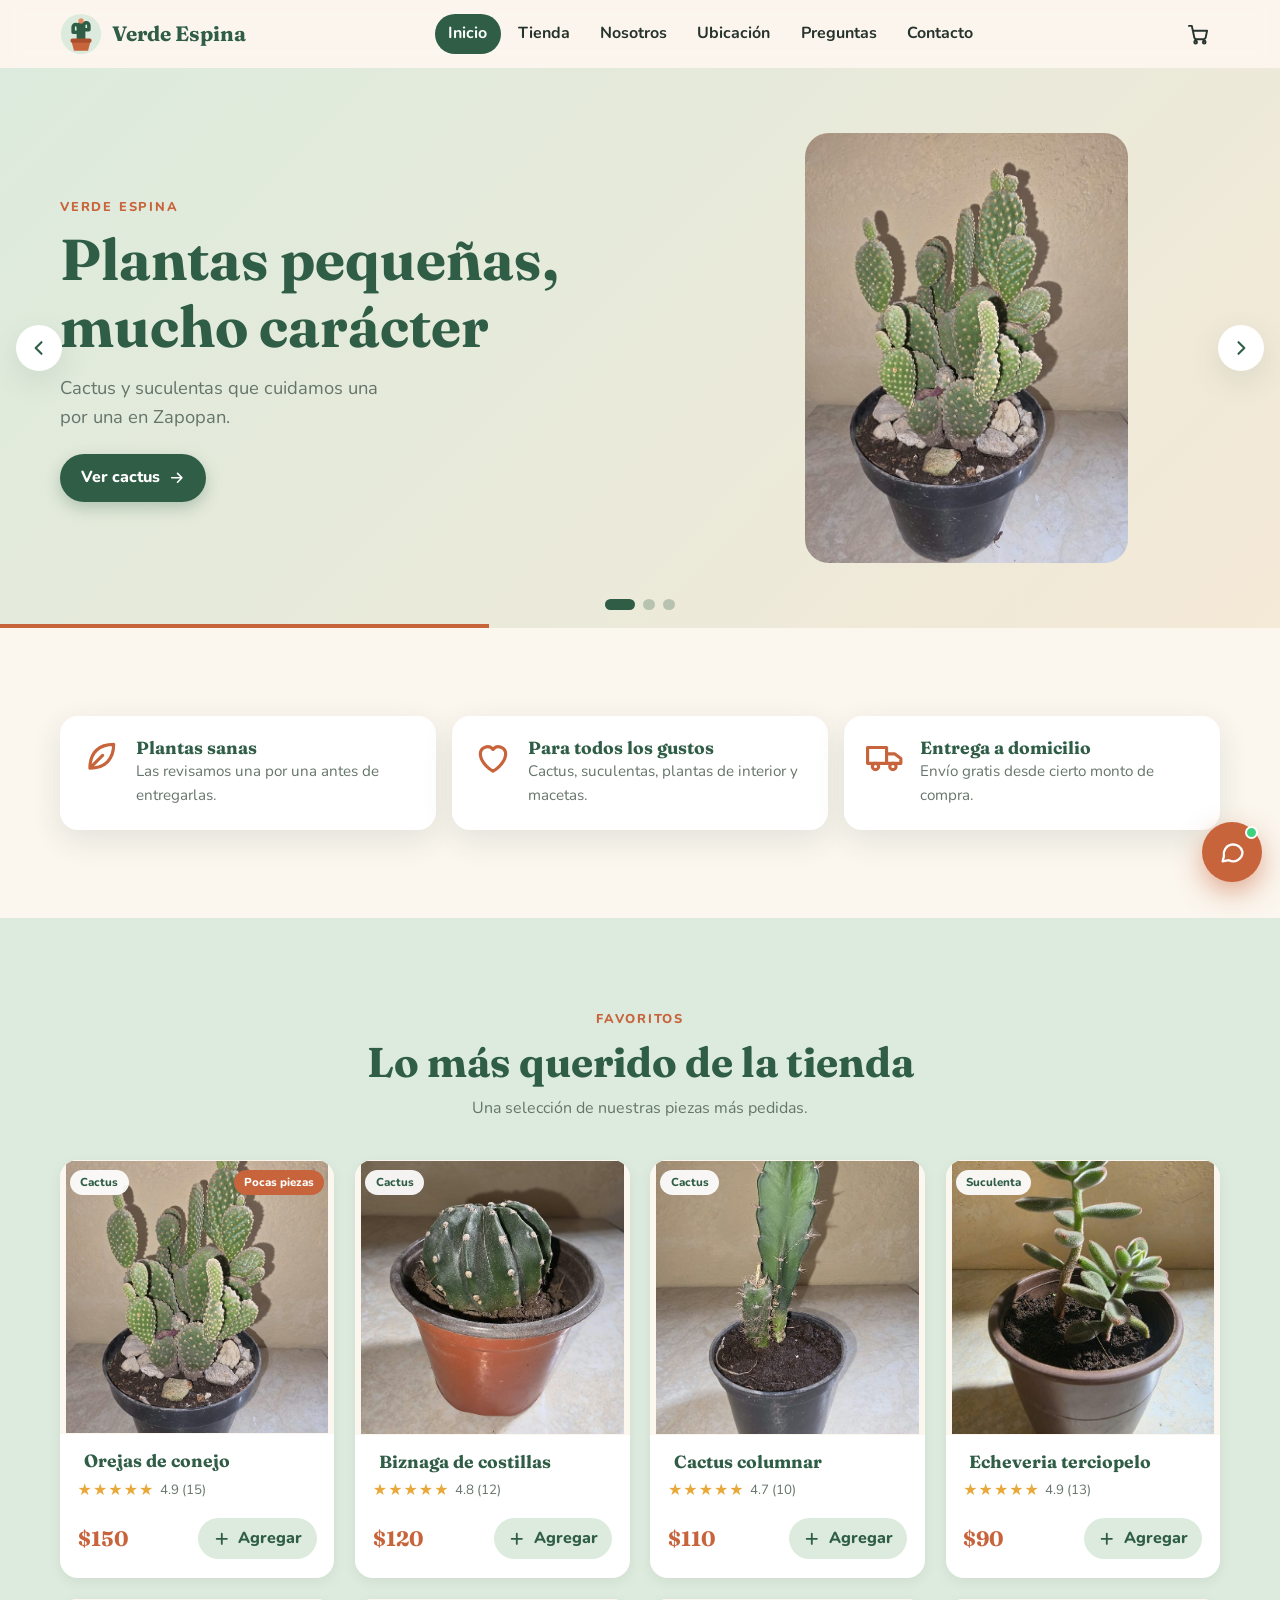
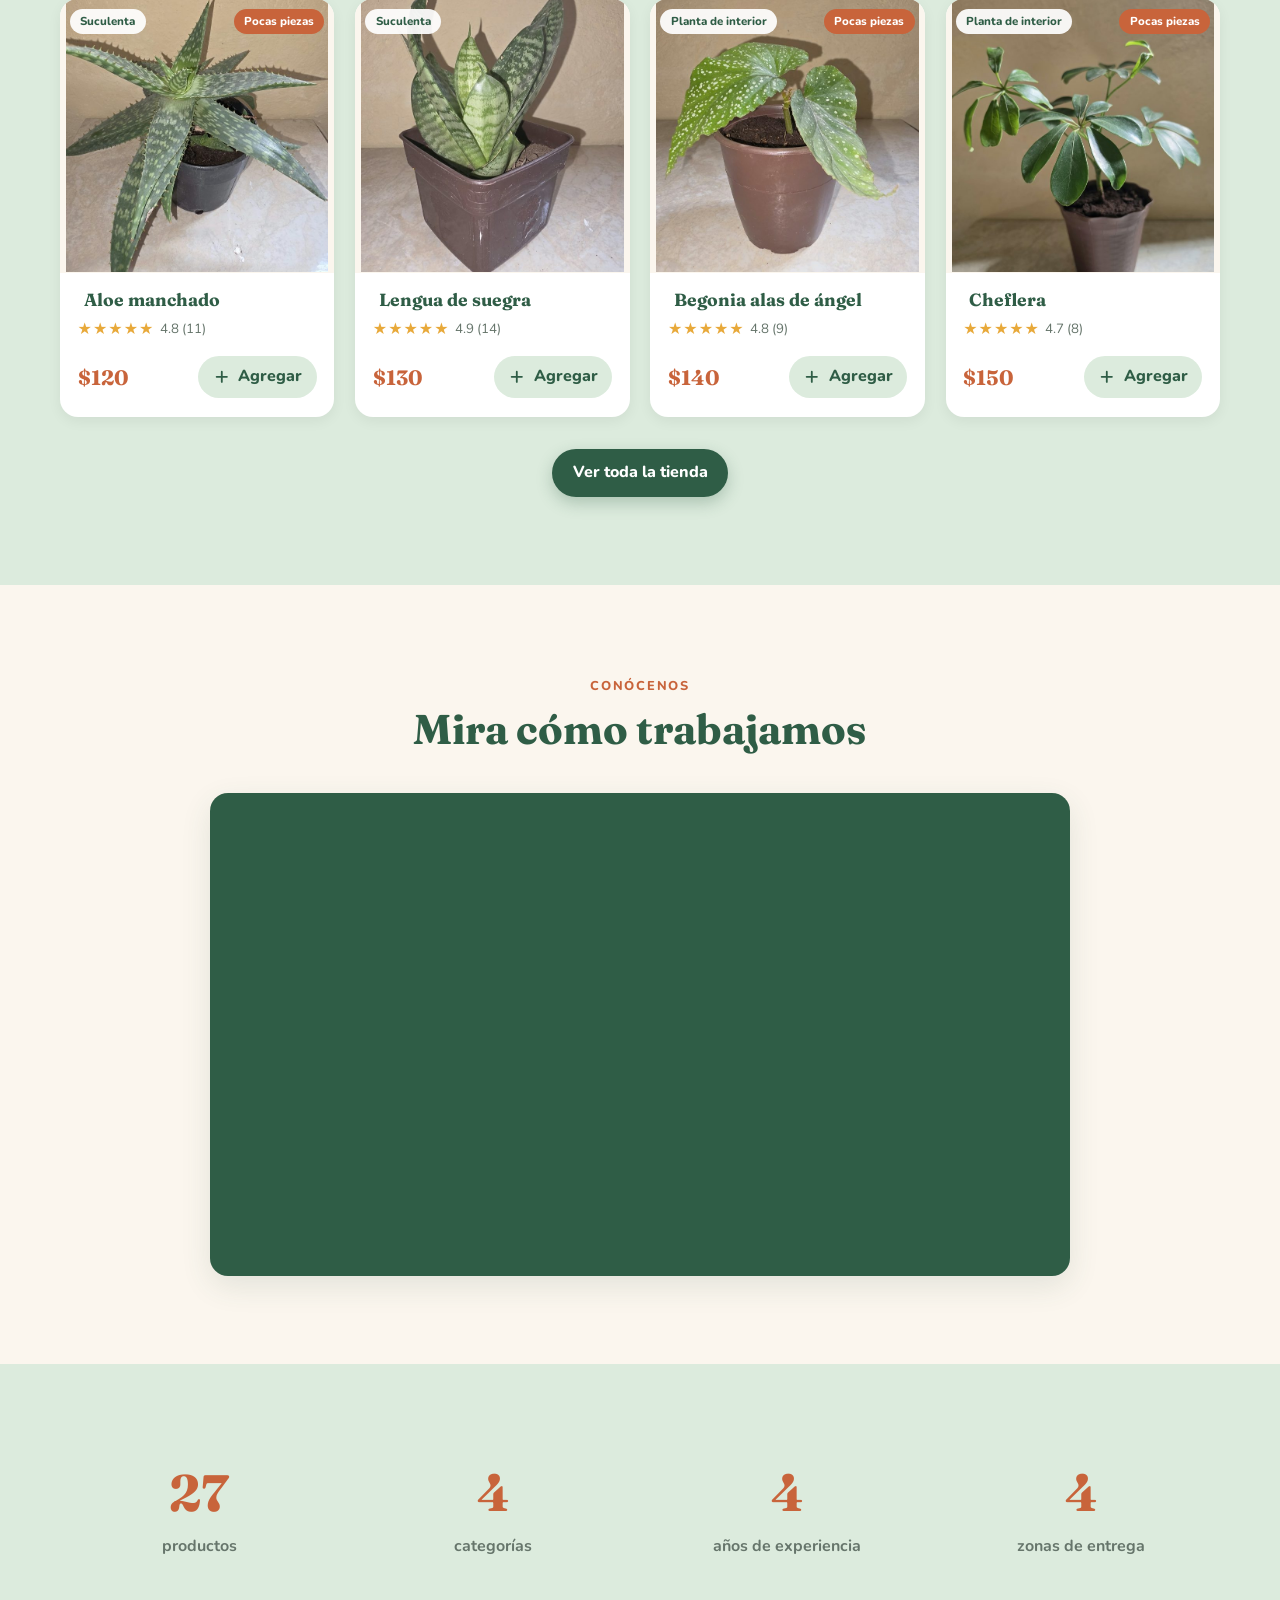
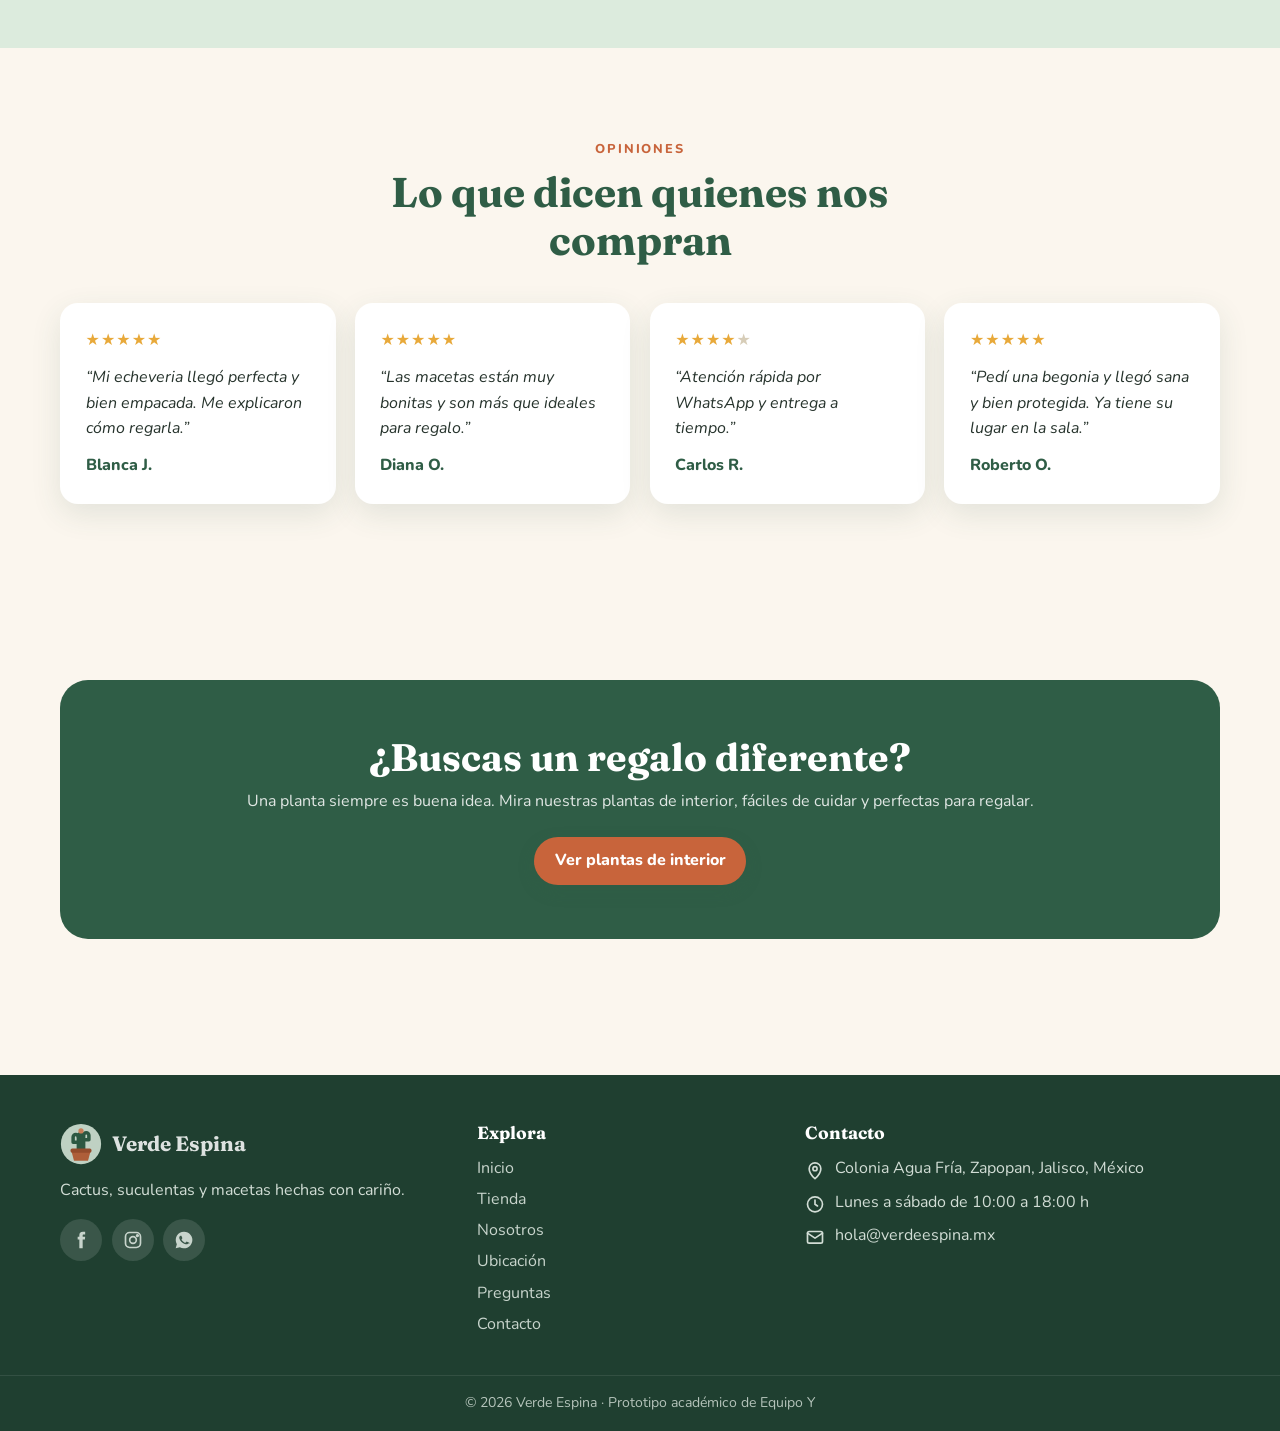
<file: index.html>
<!DOCTYPE html>
<html lang="es">
<head>
<meta charset="utf-8">
<meta name="viewport" content="width=device-width, initial-scale=1">
<title>Inicio · Verde Espina</title>
<meta name="description" content="Cactus, suculentas, plantas de interior y macetas en Zapopan.">
<link rel="icon" href="img/logo.svg" type="image/svg+xml">
<link rel="preconnect" href="https://fonts.googleapis.com">
<link rel="stylesheet" href="https://fonts.googleapis.com/css2?family=Fraunces:wght@600;700&family=Nunito:wght@400;700;800&display=swap">
<link rel="stylesheet" href="css/styles.css">
</head>
<body data-page="inicio">
<div id="site-header"></div>
<main>

<!-- Slider del inicio. (las imágenes y textos se cambian en js/config.js) -->
<section class="hero" id="hero" aria-roledescription="carrusel" aria-label="Destacados">
  <div class="slides" id="slides"></div>
  <button class="s-arrow" id="prev" aria-label="Anterior"></button>
  <button class="s-arrow" id="next" aria-label="Siguiente"></button>
  <div class="dots" id="dots"></div>
  <div class="sbar" id="sbar"></div>
</section>

<!-- Ventajas reales del negocio -->
<section class="sec"><div class="wrap perks">
  <div class="perk" data-reveal><svg viewBox="0 0 24 24" fill="none" stroke="currentColor" stroke-width="2" stroke-linecap="round" stroke-linejoin="round"><path d="M5 19C5 9 11 4 20 4c0 9-5 15-15 15zM5 19l8-8"/></svg><div><h3>Plantas sanas</h3><p>Las revisamos una por una antes de entregarlas.</p></div></div>
  <div class="perk" data-reveal><svg viewBox="0 0 24 24" fill="none" stroke="currentColor" stroke-width="2" stroke-linecap="round" stroke-linejoin="round"><path d="M12 21s-8-4.700-8-11a4.500 4.500 0 0 1 8-2.800A4.500 4.500 0 0 1 20 10c0 6.300-8 11-8 11z"/></svg><div><h3>Para todos los gustos</h3><p>Cactus, suculentas, plantas de interior y macetas.</p></div></div>
  <div class="perk" data-reveal><svg viewBox="0 0 24 24" fill="none" stroke="currentColor" stroke-width="2" stroke-linecap="round" stroke-linejoin="round"><path d="M1 6h12v10H1zM13 10h5l4 3v3h-9"/><circle cx="6" cy="18" r="2"/><circle cx="17" cy="18" r="2"/></svg><div><h3>Entrega a domicilio</h3><p>Envío gratis desde cierto monto de compra.</p></div></div>
</div></section>

<section class="sec alt"><div class="wrap">
  <div class="sec-head" data-reveal><span class="eyebrow">Favoritos</span><h2>Lo más querido de la tienda</h2><p>Una selección de nuestras piezas más pedidas.</p></div>
  <div class="grid" id="featured"></div>
  <p style="text-align:center;margin-top:2rem"><a class="btn btn-primary" href="tienda.html">Ver toda la tienda</a></p>
</div></section>

<!-- Video de Youtube -->
<section class="sec"><div class="wrap">
  <div class="sec-head" data-reveal><span class="eyebrow">Conócenos</span><h2>Mira cómo trabajamos</h2></div>
  <div class="video" id="videoBox" data-reveal></div>
</div></section>

<section class="sec alt"><div class="wrap">
  <div class="stats" data-reveal>
    <div class="stat"><b data-count="30">0</b><span>productos</span></div>
    <div class="stat"><b data-count="4">0</b><span>categorías</span></div>
    <div class="stat"><b data-count="4">0</b><span>años de experiencia</span></div>
    <div class="stat"><b data-count="5">0</b><span>zonas de entrega</span></div>
  </div>
</div></section>

<!-- Testimonios (se cambian en js/config.js) -->
<section class="sec"><div class="wrap">
  <div class="sec-head" data-reveal><span class="eyebrow">Opiniones</span><h2>Lo que dicen quienes nos compran</h2></div>
  <div class="testis" id="testi"></div>
</div></section>

<section class="sec"><div class="wrap"><div class="cta" data-reveal>
  <h2>¿Buscas un regalo diferente?</h2><p>Una planta siempre es buena idea. Mira nuestras plantas de interior, fáciles de cuidar y perfectas para regalar.</p>
  <a class="btn btn-primary" href="tienda.html?tipo=interior">Ver plantas de interior</a>
</div></div></section>
</main>
<div id="site-footer"></div>
<script src="js/config.js"></script>
<script src="js/art.js"></script>
<script src="js/products.js"></script>
<script src="js/site.js"></script>
<script src="js/cart.js"></script>
<script src="js/home.js"></script>
</body>
</html>
</file>
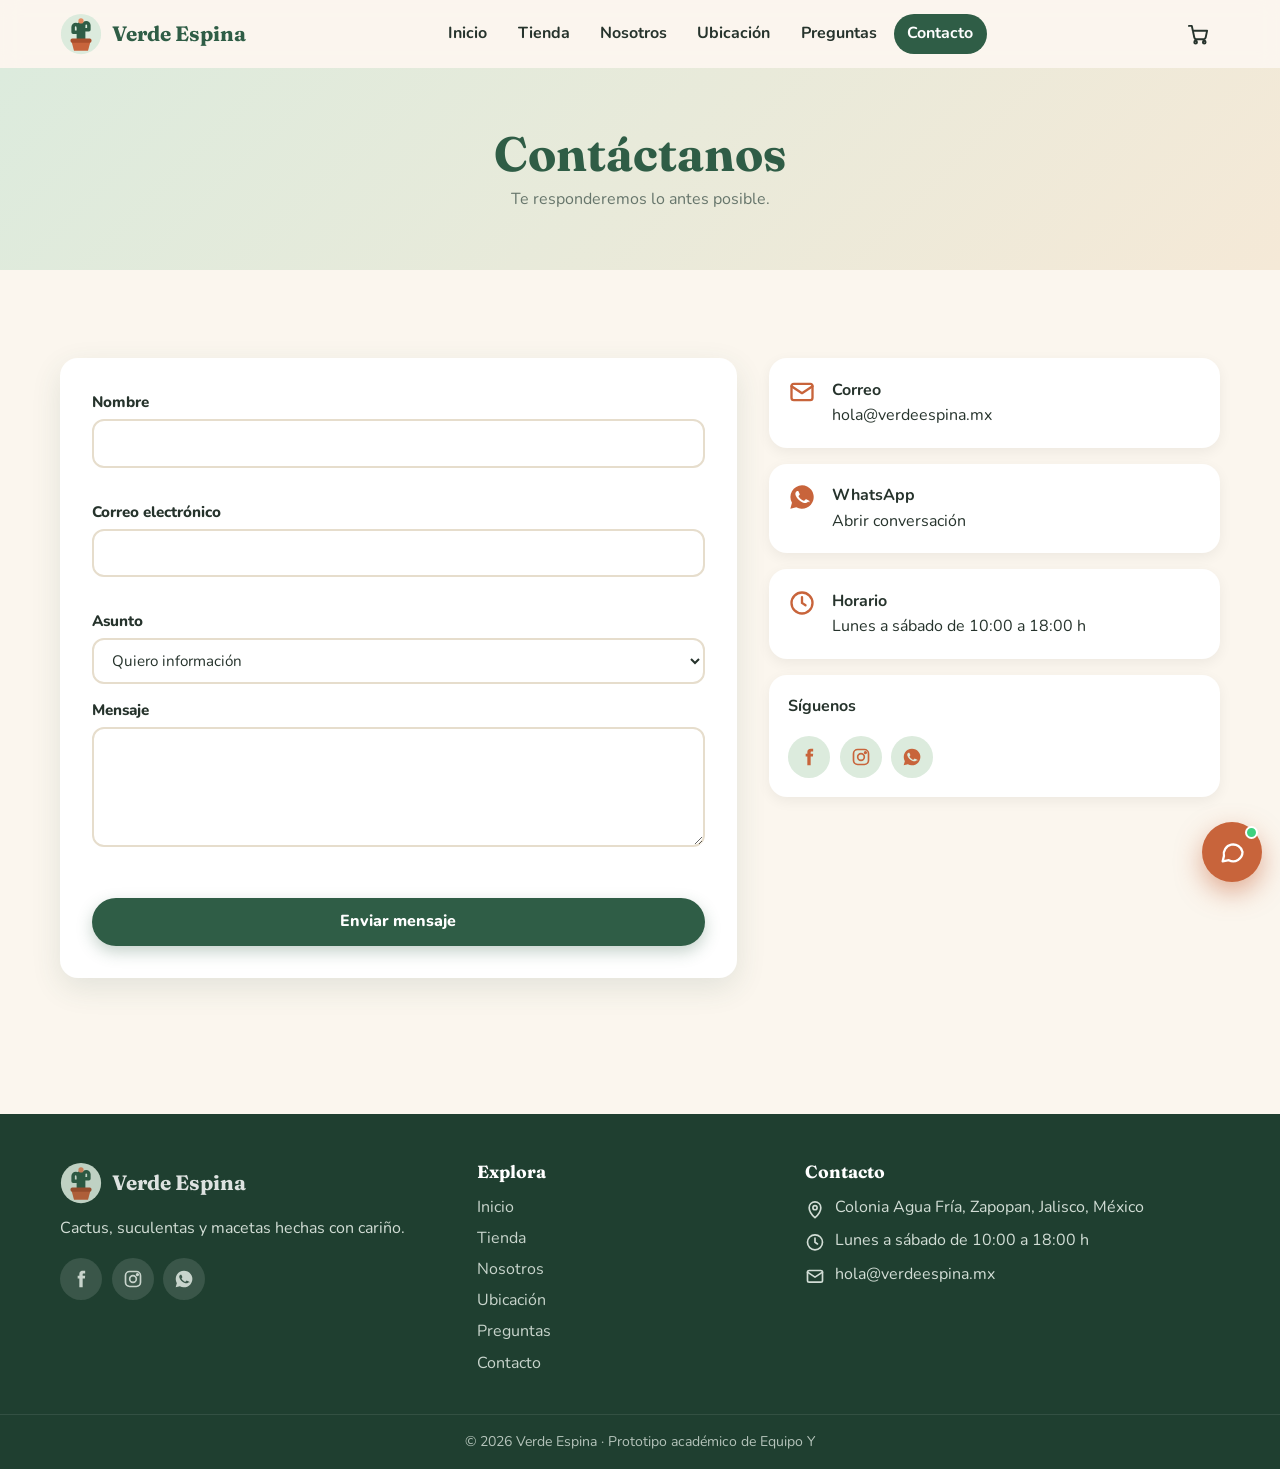
<file: contacto.html>
<!DOCTYPE html>
<html lang="es">
<head>
<meta charset="utf-8">
<meta name="viewport" content="width=device-width, initial-scale=1">
<title>Contacto · Verde Espina</title>
<meta name="description" content="Escríbenos o síguenos en redes sociales.">
<link rel="icon" href="img/logo.svg" type="image/svg+xml">
<link rel="preconnect" href="https://fonts.googleapis.com">
<link rel="stylesheet" href="https://fonts.googleapis.com/css2?family=Fraunces:wght@600;700&family=Nunito:wght@400;700;800&display=swap">
<link rel="stylesheet" href="css/styles.css">
</head>
<body data-page="contacto">
<div id="site-header"></div>
<main>

<section class="page-head"><div class="wrap"><h1>Contáctanos</h1><p>Te responderemos lo antes posible.</p></div></section>
<!-- Formulario de contacto. Correo, WhatsApp y redes se cambian en js/config.js -->
<section class="sec"><div class="wrap contact-grid">
  <div class="form-card" data-reveal id="formCard">
    <form id="cForm" novalidate>
      <label>Nombre<input name="nombre" autocomplete="name"><em class="err"></em></label>
      <label>Correo electrónico<input name="correo" type="email" autocomplete="email"><em class="err"></em></label>
      <label>Asunto<select name="asunto"><option>Quiero información</option><option>Pedido especial</option><option>Queja o sugerencia</option></select></label>
      <label>Mensaje<textarea name="msg" maxlength="500"></textarea><em class="err"></em></label>
      <button class="btn btn-primary btn-block" type="submit">Enviar mensaje</button>
    </form>
  </div>
  <aside class="info-list" id="cInfo" data-reveal></aside>
</div></section>
</main>
<div id="site-footer"></div>
<script src="js/config.js"></script>
<script src="js/art.js"></script>
<script src="js/products.js"></script>
<script src="js/site.js"></script>
<script src="js/cart.js"></script>
<script src="js/contacto.js"></script>
</body>
</html>
</file>
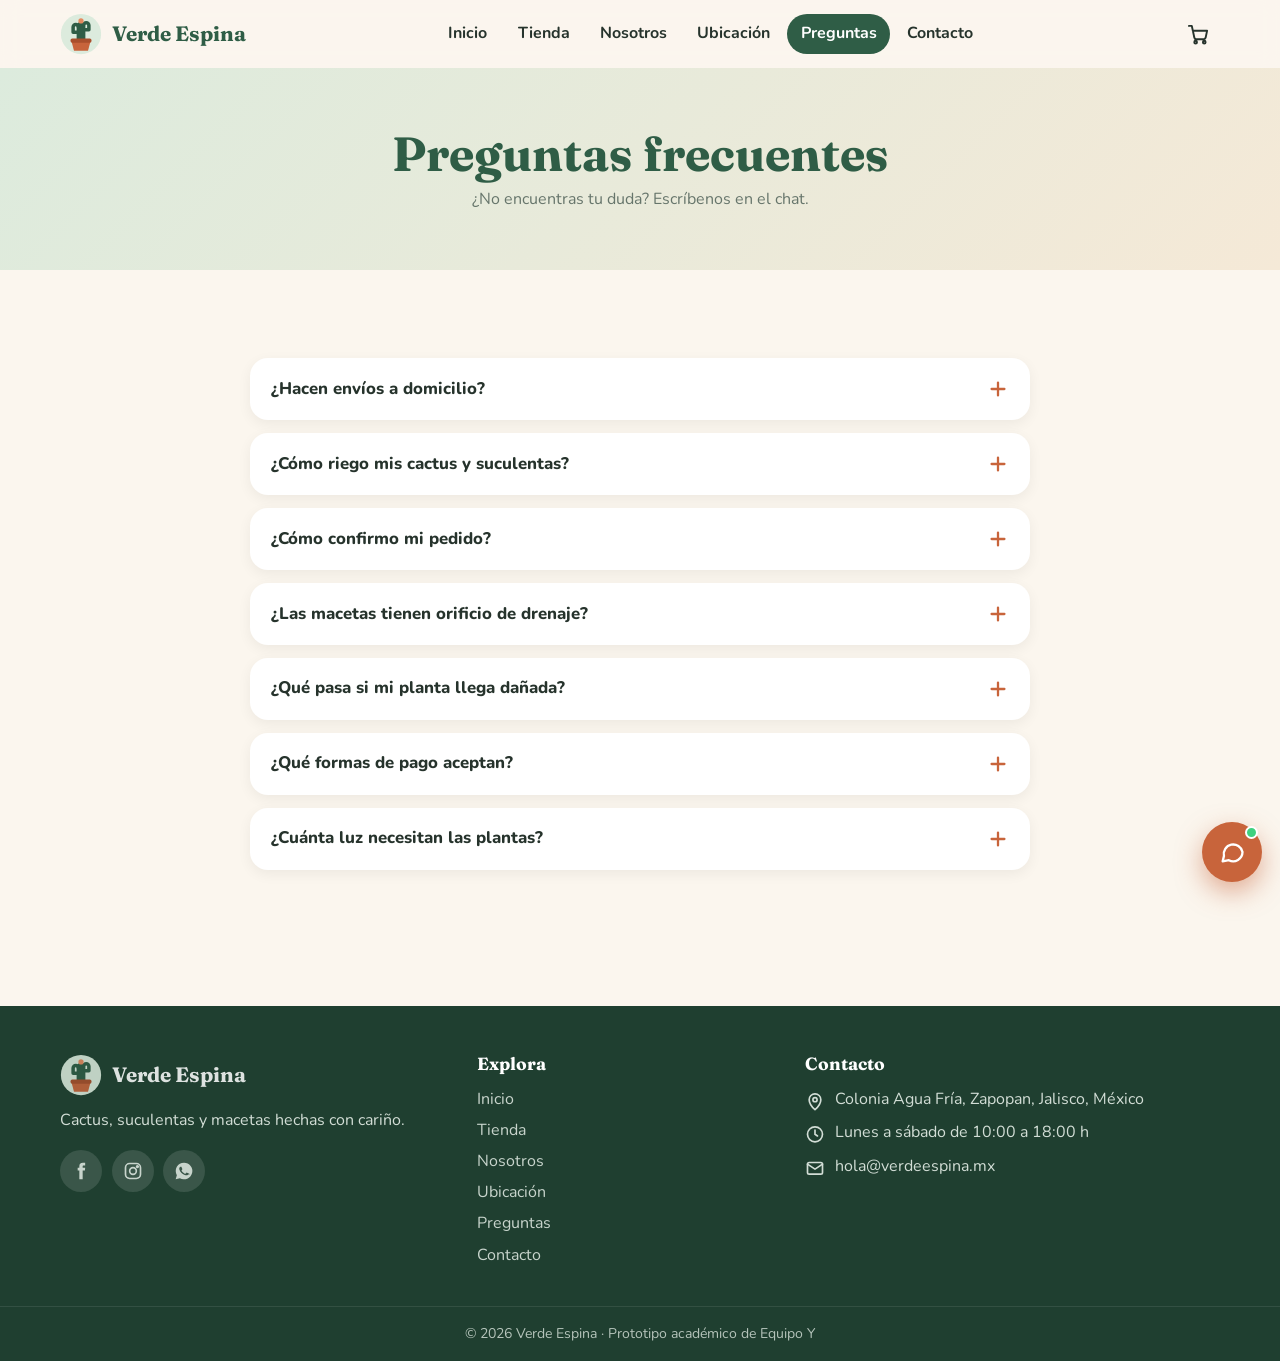
<file: faq.html>
<!DOCTYPE html>
<html lang="es">
<head>
<meta charset="utf-8">
<meta name="viewport" content="width=device-width, initial-scale=1">
<title>Preguntas frecuentes · Verde Espina</title>
<meta name="description" content="Respuestas a las dudas más comunes.">
<link rel="icon" href="img/logo.svg" type="image/svg+xml">
<link rel="preconnect" href="https://fonts.googleapis.com">
<link rel="stylesheet" href="https://fonts.googleapis.com/css2?family=Fraunces:wght@600;700&family=Nunito:wght@400;700;800&display=swap">
<link rel="stylesheet" href="css/styles.css">
</head>
<body data-page="faq">
<div id="site-header"></div>
<main>

<section class="page-head"><div class="wrap"><h1>Preguntas frecuentes</h1><p>¿No encuentras tu duda? Escríbenos en el chat.</p></div></section>
<section class="sec"><div class="wrap"><div class="faq"><div class="faq-item" data-reveal><button class="faq-q" aria-expanded="false">¿Hacen envíos a domicilio?<svg viewBox="0 0 24 24" fill="none" stroke="currentColor" stroke-width="2.500" stroke-linecap="round"><path d="M12 5v14M5 12h14"/></svg></button><div class="faq-a"><div><p>Sí. El envío tiene costo de $60, pero es gratis en compras a partir de $600.</p></div></div></div><div class="faq-item" data-reveal><button class="faq-q" aria-expanded="false">¿Cómo riego mis cactus y suculentas?<svg viewBox="0 0 24 24" fill="none" stroke="currentColor" stroke-width="2.500" stroke-linecap="round"><path d="M12 5v14M5 12h14"/></svg></button><div class="faq-a"><div><p>Riega cuando la tierra esté completamente seca, normalmente cada 10 a 15 días. Es mejor quedarse corto que pasarse de agua.</p></div></div></div><div class="faq-item" data-reveal><button class="faq-q" aria-expanded="false">¿Cómo confirmo mi pedido?<svg viewBox="0 0 24 24" fill="none" stroke="currentColor" stroke-width="2.500" stroke-linecap="round"><path d="M12 5v14M5 12h14"/></svg></button><div class="faq-a"><div><p>Agregas productos al carrito, llenas tus datos y envías el resumen por WhatsApp para acordar entrega y pago.</p></div></div></div><div class="faq-item" data-reveal><button class="faq-q" aria-expanded="false">¿Las macetas tienen orificio de drenaje?<svg viewBox="0 0 24 24" fill="none" stroke="currentColor" stroke-width="2.500" stroke-linecap="round"><path d="M12 5v14M5 12h14"/></svg></button><div class="faq-a"><div><p>Sí, todas incluyen orificio para evitar que la raíz se pudra.</p></div></div></div><div class="faq-item" data-reveal><button class="faq-q" aria-expanded="false">¿Qué pasa si mi planta llega dañada?<svg viewBox="0 0 24 24" fill="none" stroke="currentColor" stroke-width="2.500" stroke-linecap="round"><path d="M12 5v14M5 12h14"/></svg></button><div class="faq-a"><div><p>Envíanos una foto dentro de las 24 horas siguientes y la reponemos.</p></div></div></div><div class="faq-item" data-reveal><button class="faq-q" aria-expanded="false">¿Qué formas de pago aceptan?<svg viewBox="0 0 24 24" fill="none" stroke="currentColor" stroke-width="2.500" stroke-linecap="round"><path d="M12 5v14M5 12h14"/></svg></button><div class="faq-a"><div><p>Efectivo al recibir y transferencia bancaria.</p></div></div></div><div class="faq-item" data-reveal><button class="faq-q" aria-expanded="false">¿Cuánta luz necesitan las plantas?<svg viewBox="0 0 24 24" fill="none" stroke="currentColor" stroke-width="2.500" stroke-linecap="round"><path d="M12 5v14M5 12h14"/></svg></button><div class="faq-a"><div><p>Cada producto indica si prefiere sol directo, semisombra o sombra en su ficha de detalle.</p></div></div></div></div></div></section>
</main>
<div id="site-footer"></div>
<script src="js/config.js"></script>
<script src="js/art.js"></script>
<script src="js/products.js"></script>
<script src="js/site.js"></script>
<script src="js/cart.js"></script>
<script>
document.querySelectorAll('.faq-q').forEach(function(b){b.addEventListener('click',function(){
  var it=b.parentElement,open=!it.classList.contains('open');
  document.querySelectorAll('.faq-item.open').forEach(function(o){o.classList.remove('open');o.querySelector('.faq-q').setAttribute('aria-expanded','false');});
  it.classList.toggle('open',open);b.setAttribute('aria-expanded',open);});});
</script>
</body>
</html>
</file>
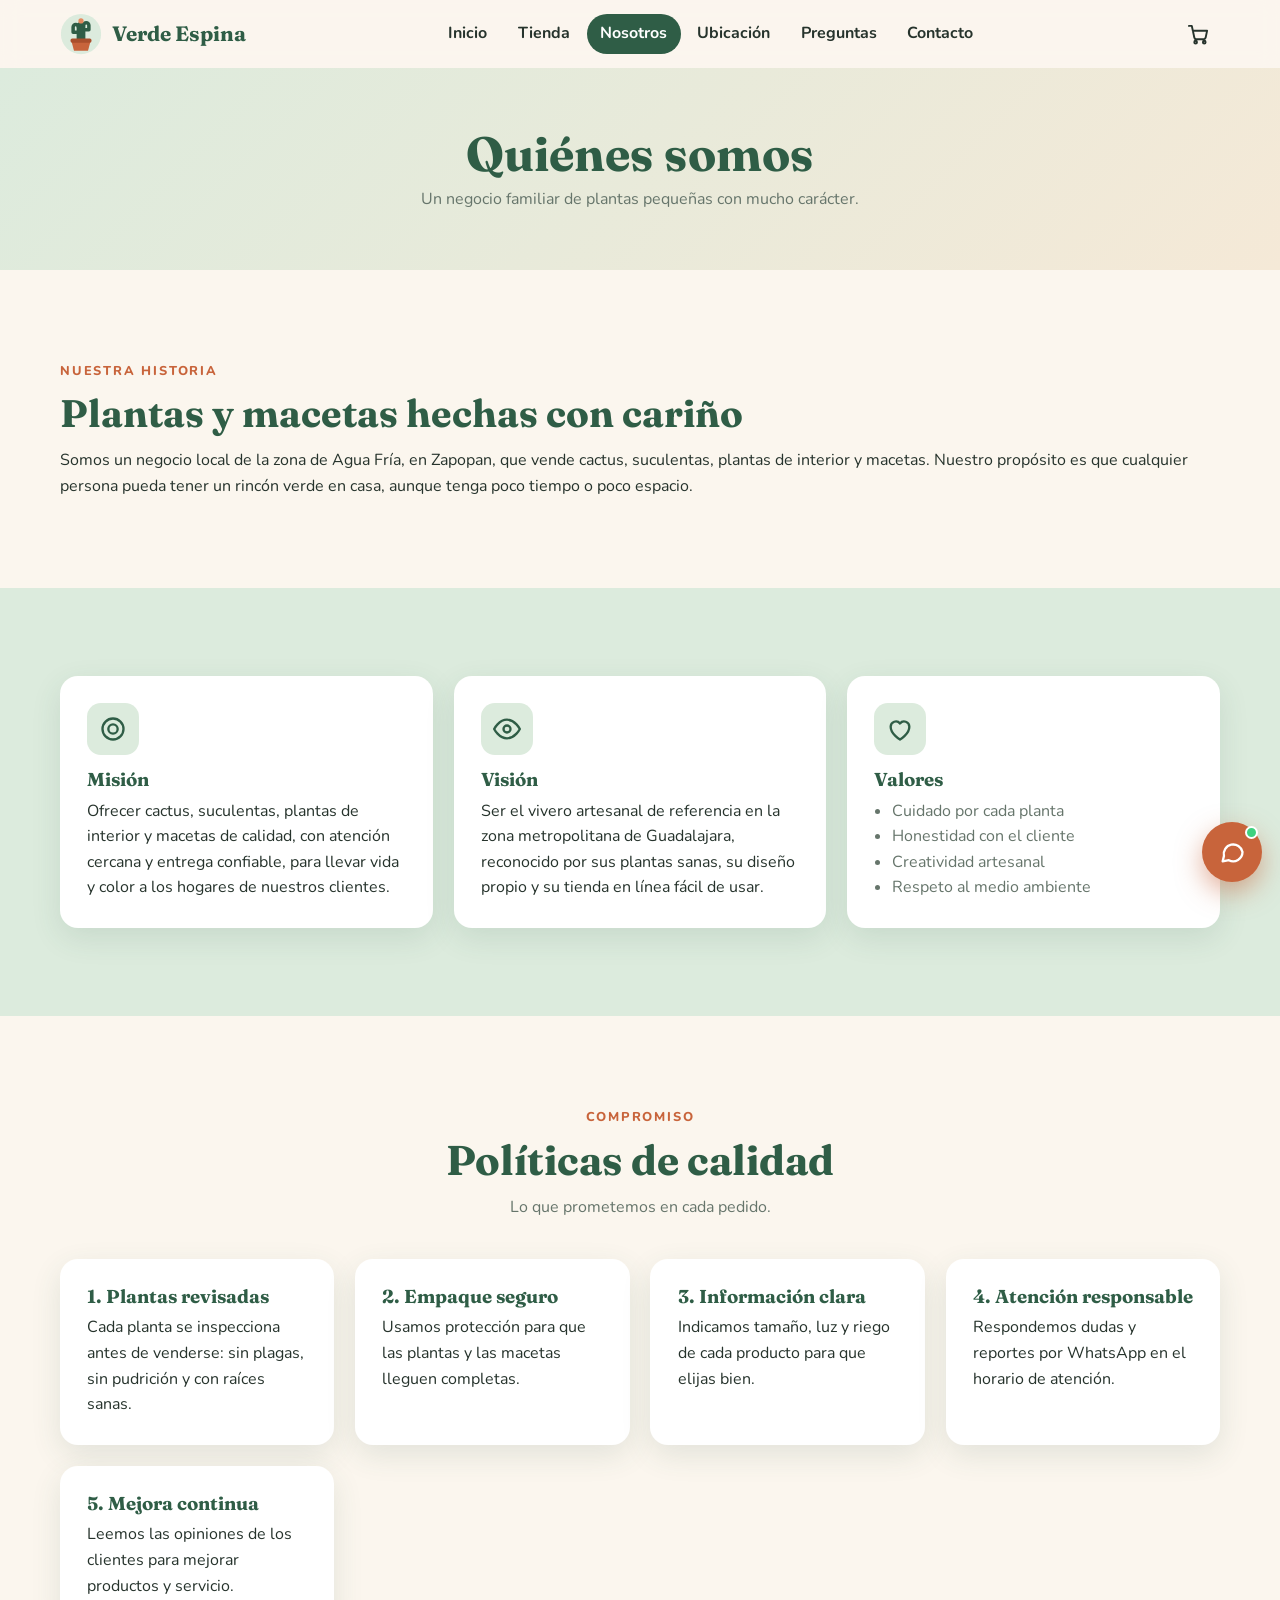
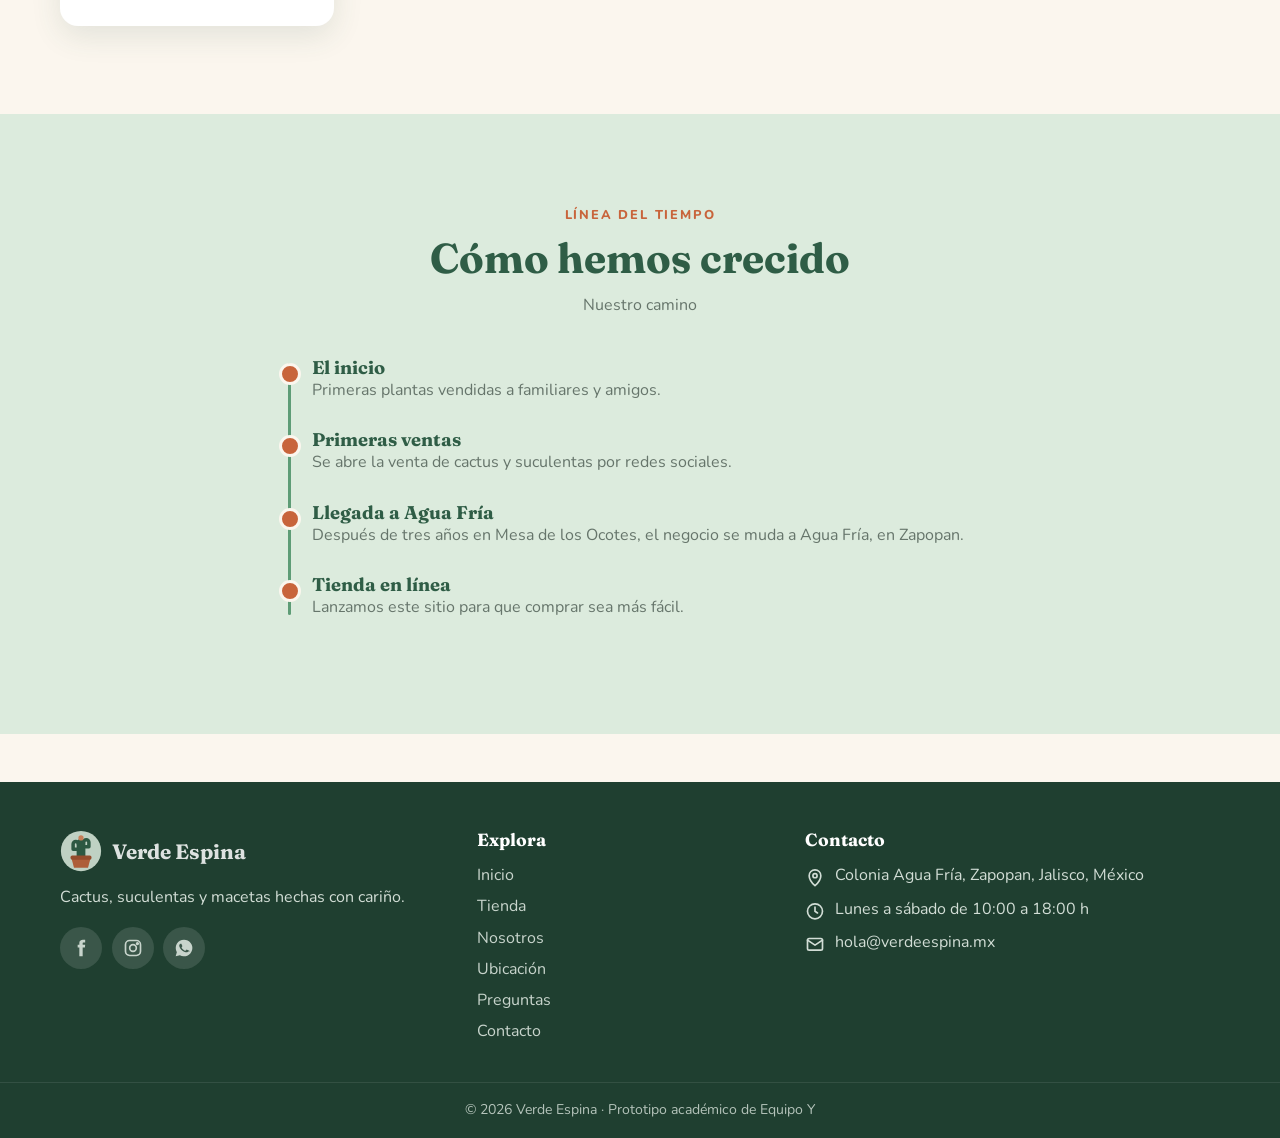
<file: nosotros.html>
<!DOCTYPE html>
<html lang="es">
<head>
<meta charset="utf-8">
<meta name="viewport" content="width=device-width, initial-scale=1">
<title>Nosotros · Verde Espina</title>
<meta name="description" content="Quiénes somos, misión, visión y políticas de calidad.">
<link rel="icon" href="img/logo.svg" type="image/svg+xml">
<link rel="preconnect" href="https://fonts.googleapis.com">
<link rel="stylesheet" href="https://fonts.googleapis.com/css2?family=Fraunces:wght@600;700&family=Nunito:wght@400;700;800&display=swap">
<link rel="stylesheet" href="css/styles.css">
</head>
<body data-page="nosotros">
<div id="site-header"></div>
<main>

<section class="page-head"><div class="wrap"><h1>Quiénes somos</h1><p>Un negocio familiar de plantas pequeñas con mucho carácter.</p></div></section>

<section class="sec" id="quienes"><div class="wrap two solo">
  <div data-reveal><span class="eyebrow">Nuestra historia</span><h2>Plantas y macetas hechas con cariño</h2>
    <p>Somos un negocio local de la zona de Agua Fría, en Zapopan, que vende cactus, suculentas, plantas de interior y macetas. Nuestro propósito es que cualquier persona pueda tener un rincón verde en casa, aunque tenga poco tiempo o poco espacio.</p>
    </div>
</div></section>

<section class="sec alt" id="mision"><div class="wrap"><div class="cards3">
  <article class="box" data-reveal><div class="ico"><svg viewBox="0 0 24 24" fill="none" stroke="currentColor" stroke-width="2" stroke-linecap="round" stroke-linejoin="round"><circle cx="12" cy="12" r="9"/><circle cx="12" cy="12" r="4"/></svg></div><h3>Misión</h3><p>Ofrecer cactus, suculentas, plantas de interior y macetas de calidad, con atención cercana y entrega confiable, para llevar vida y color a los hogares de nuestros clientes.</p></article>
  <article class="box" data-reveal><div class="ico"><svg viewBox="0 0 24 24" fill="none" stroke="currentColor" stroke-width="2" stroke-linecap="round" stroke-linejoin="round"><path d="M1 12s4-8 11-8 11 8 11 8-4 8-11 8S1 12 1 12z"/><circle cx="12" cy="12" r="3"/></svg></div><h3>Visión</h3><p>Ser el vivero artesanal de referencia en la zona metropolitana de Guadalajara, reconocido por sus plantas sanas, su diseño propio y su tienda en línea fácil de usar.</p></article>
  <article class="box" data-reveal><div class="ico"><svg viewBox="0 0 24 24" fill="none" stroke="currentColor" stroke-width="2" stroke-linecap="round" stroke-linejoin="round"><path d="M12 21s-8-4.700-8-11a4.500 4.500 0 0 1 8-2.800A4.500 4.500 0 0 1 20 10c0 6.300-8 11-8 11z"/></svg></div><h3>Valores</h3><ul><li>Cuidado por cada planta</li><li>Honestidad con el cliente</li><li>Creatividad artesanal</li><li>Respeto al medio ambiente</li></ul></article>
</div></div></section>

<section class="sec" id="calidad"><div class="wrap">
  <div class="sec-head" data-reveal><span class="eyebrow">Compromiso</span><h2>Políticas de calidad</h2><p>Lo que prometemos en cada pedido.</p></div>
  <div class="cards3">
    <article class="box" data-reveal><h3>1. Plantas revisadas</h3><p>Cada planta se inspecciona antes de venderse: sin plagas, sin pudrición y con raíces sanas.</p></article>
    <article class="box" data-reveal><h3>2. Empaque seguro</h3><p>Usamos protección para que las plantas y las macetas lleguen completas.</p></article>
    <article class="box" data-reveal><h3>3. Información clara</h3><p>Indicamos tamaño, luz y riego de cada producto para que elijas bien.</p></article>
    <article class="box" data-reveal><h3>4. Atención responsable</h3><p>Respondemos dudas y reportes por WhatsApp en el horario de atención.</p></article>
    <article class="box" data-reveal><h3>5. Mejora continua</h3><p>Leemos las opiniones de los clientes para mejorar productos y servicio.</p></article>
  </div>
</div></section>

<section class="sec alt"><div class="wrap">
  <div class="sec-head" data-reveal><span class="eyebrow">Línea del tiempo</span><h2>Cómo hemos crecido</h2><p>Nuestro camino</p></div>
  <div class="timeline">
    <div class="tl" data-reveal><h3>El inicio</h3><p>Primeras plantas vendidas a familiares y amigos.</p></div>
    <div class="tl" data-reveal><h3>Primeras ventas</h3><p>Se abre la venta de cactus y suculentas por redes sociales.</p></div>
    <div class="tl" data-reveal><h3>Llegada a Agua Fría</h3><p>Después de tres años en Mesa de los Ocotes, el negocio se muda a Agua Fría, en Zapopan.</p></div>
    <div class="tl" data-reveal><h3>Tienda en línea</h3><p>Lanzamos este sitio para que comprar sea más fácil.</p></div>
  </div>
</div></section>
</main>
<div id="site-footer"></div>
<script src="js/config.js"></script>
<script src="js/art.js"></script>
<script src="js/products.js"></script>
<script src="js/site.js"></script>
<script src="js/cart.js"></script>
</body>
</html>
</file>
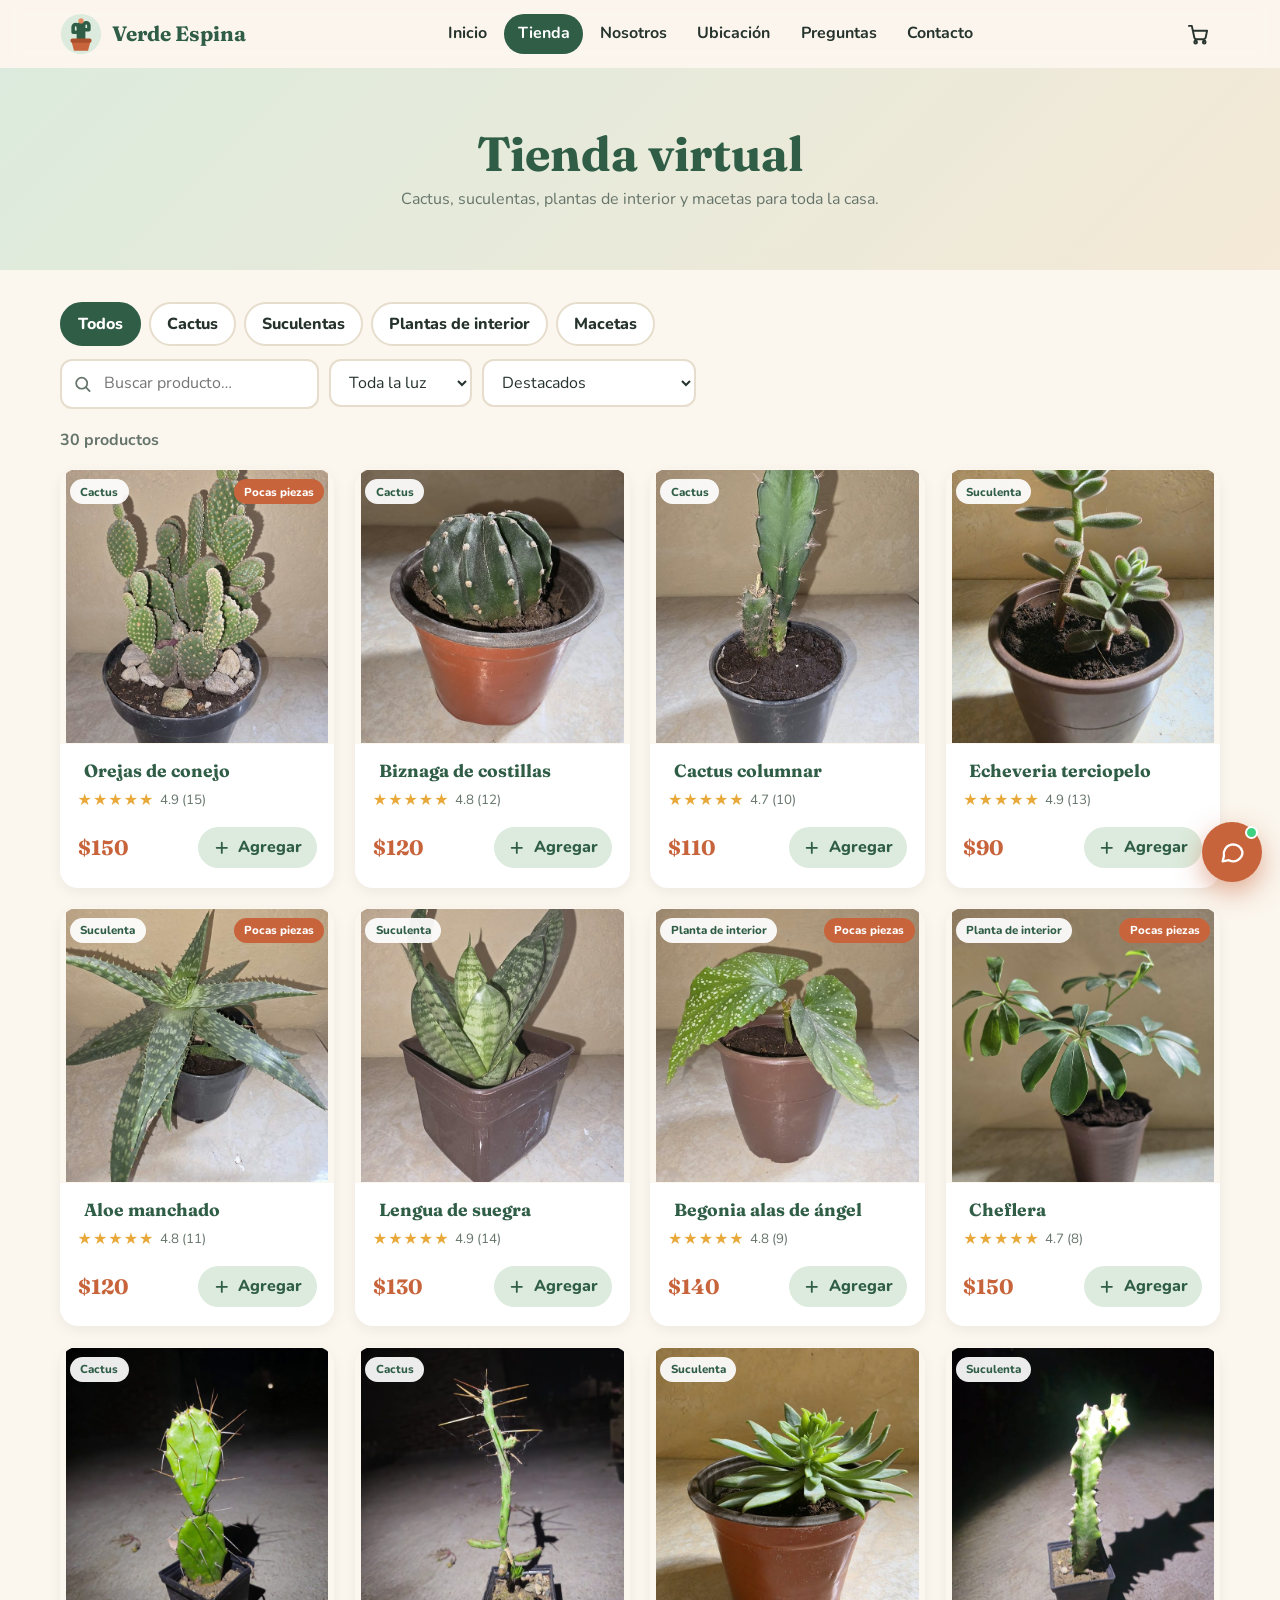
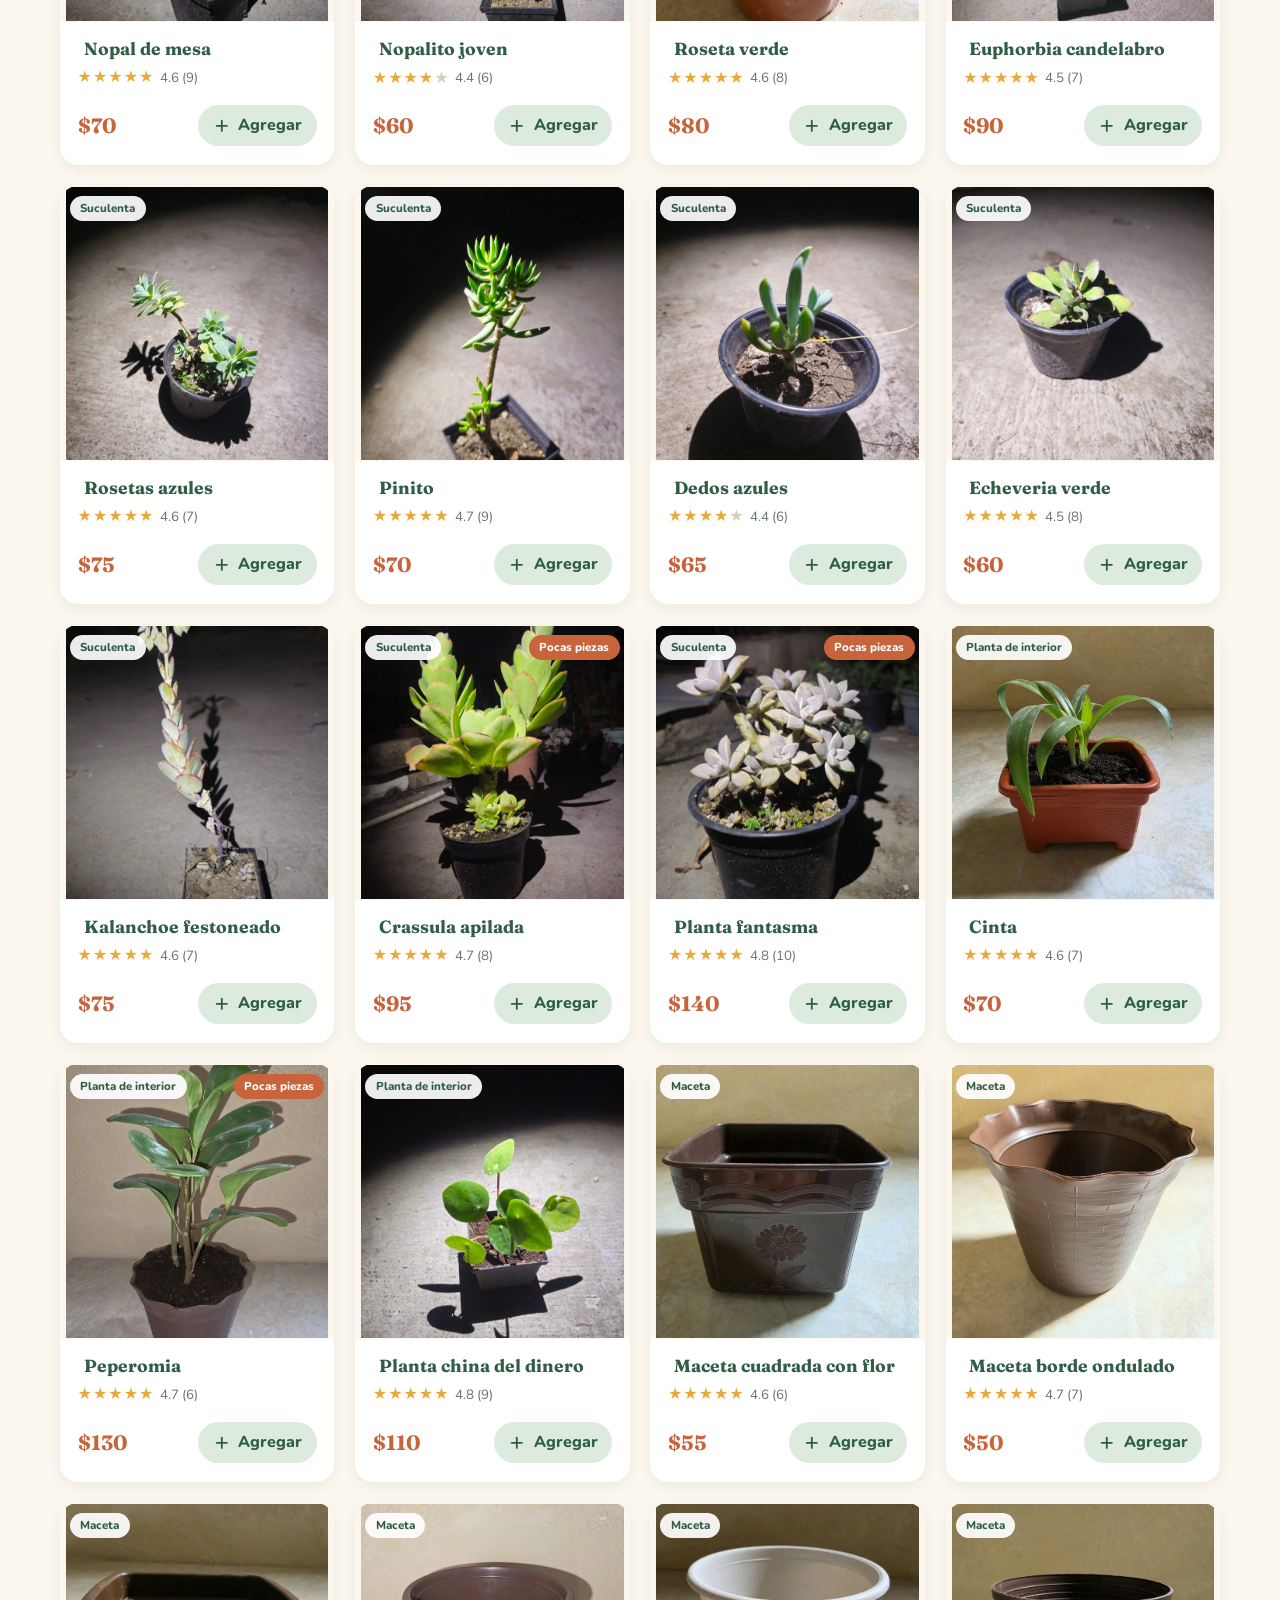
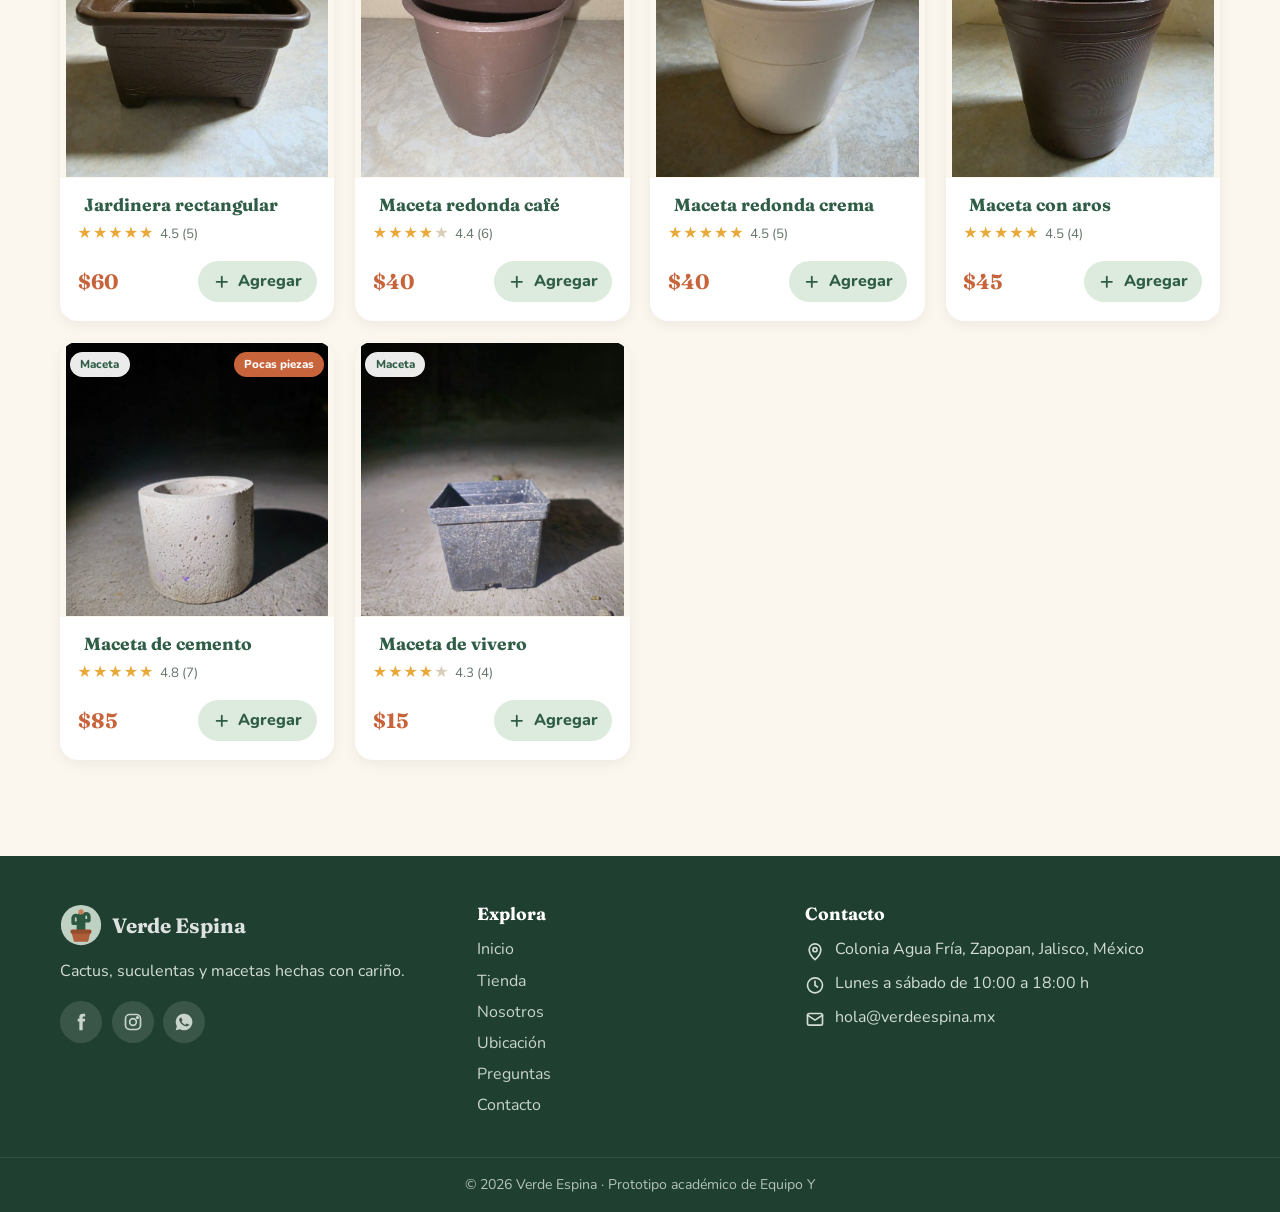
<file: tienda.html>
<!DOCTYPE html>
<html lang="es">
<head>
<meta charset="utf-8">
<meta name="viewport" content="width=device-width, initial-scale=1">
<title>Tienda · Verde Espina</title>
<meta name="description" content="Más de 20 cactus, suculentas, plantas de interior y macetas.">
<link rel="icon" href="img/logo.svg" type="image/svg+xml">
<link rel="preconnect" href="https://fonts.googleapis.com">
<link rel="stylesheet" href="https://fonts.googleapis.com/css2?family=Fraunces:wght@600;700&family=Nunito:wght@400;700;800&display=swap">
<link rel="stylesheet" href="css/styles.css">
</head>
<body data-page="tienda">
<div id="site-header"></div>
<main>

<!-- Tienda. Los productos se cambian en js/products.js -->
<section class="page-head"><div class="wrap"><h1>Tienda virtual</h1><p>Cactus, suculentas, plantas de interior y macetas para toda la casa.</p></div></section>
<section class="wrap">
  <div class="toolbar">
    <div class="chips" role="group" aria-label="Categorías">
      <button class="chip" data-tipo="todos">Todos</button><button class="chip" data-tipo="cactus">Cactus</button>
      <button class="chip" data-tipo="suculenta">Suculentas</button><button class="chip" data-tipo="interior">Plantas de interior</button><button class="chip" data-tipo="maceta">Macetas</button>
    </div>
    <div class="filters">
      <div class="field search"><svg viewBox="0 0 24 24" fill="none" stroke="currentColor" stroke-width="2.2" stroke-linecap="round"><circle cx="11" cy="11" r="7"/><path d="M21 21l-4.300-4.300"/></svg><input id="q" type="search" placeholder="Buscar producto…" aria-label="Buscar producto"></div>
      <div class="field"><select id="luz" aria-label="Filtrar por luz"><option value="todas">Toda la luz</option><option>Sol directo</option><option>Semisombra</option><option>Sombra</option></select></div>
      <div class="field"><select id="orden" aria-label="Ordenar"><option value="destacados">Destacados</option><option value="menor">Precio: menor a mayor</option><option value="mayor">Precio: mayor a menor</option><option value="valorados">Mejor valorados</option><option value="nombre">Nombre A-Z</option></select></div>
    </div>
  </div>
  <p class="res-count" id="resCount" aria-live="polite"></p>
  <div class="grid" id="grid"></div>
  <div class="no-res" id="noRes" hidden><h3>No encontramos productos</h3><p>Prueba con otra búsqueda o quita los filtros.</p><button class="btn btn-primary" id="resetF" style="margin-top:1rem">Quitar filtros</button></div>
</section>
<div style="height:3rem"></div>
</main>
<div id="site-footer"></div>
<script src="js/config.js"></script>
<script src="js/art.js"></script>
<script src="js/products.js"></script>
<script src="js/site.js"></script>
<script src="js/cart.js"></script>
<script src="js/shop.js"></script>
</body>
</html>
</file>
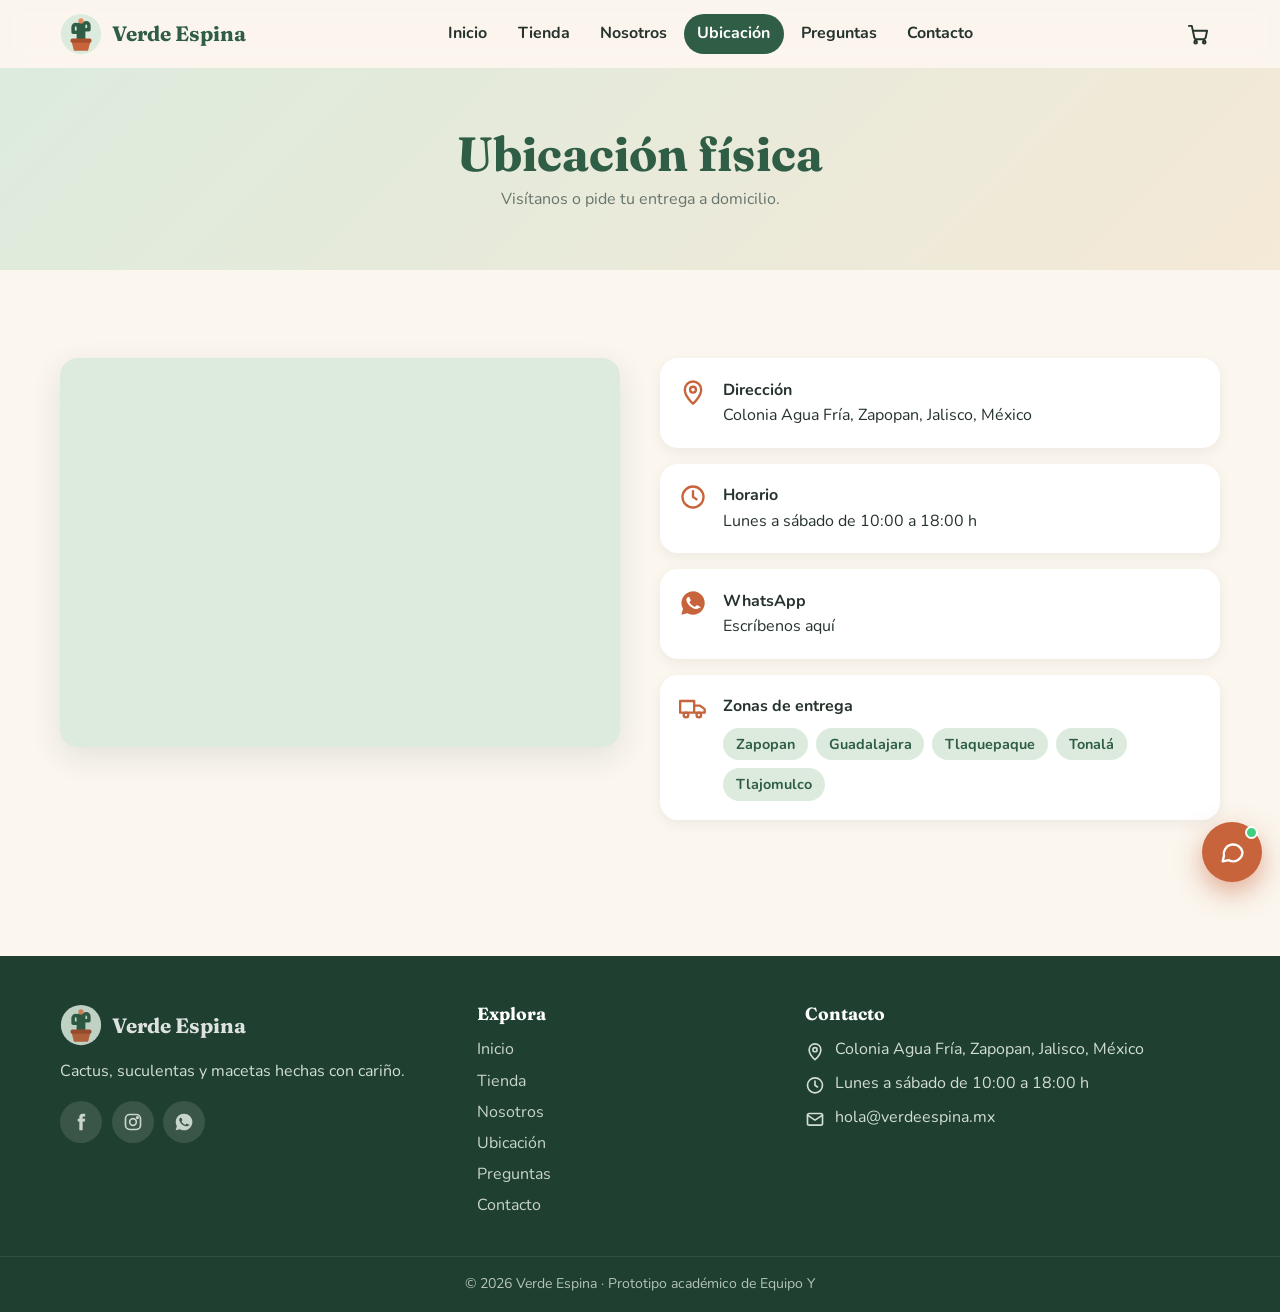
<file: ubicacion.html>
<!DOCTYPE html>
<html lang="es">
<head>
<meta charset="utf-8">
<meta name="viewport" content="width=device-width, initial-scale=1">
<title>Ubicación · Verde Espina</title>
<meta name="description" content="Dónde estamos y horarios de atención.">
<link rel="icon" href="img/logo.svg" type="image/svg+xml">
<link rel="preconnect" href="https://fonts.googleapis.com">
<link rel="stylesheet" href="https://fonts.googleapis.com/css2?family=Fraunces:wght@600;700&family=Nunito:wght@400;700;800&display=swap">
<link rel="stylesheet" href="css/styles.css">
</head>
<body data-page="ubicacion">
<div id="site-header"></div>
<main>

<section class="page-head"><div class="wrap"><h1>Ubicación física</h1><p>Visítanos o pide tu entrega a domicilio.</p></div></section>
<!-- La dirección y el mapa se cambian en js/config.js -->
<section class="sec"><div class="wrap two" style="align-items:start">
  <div class="map" id="mapBox" data-reveal></div>
  <div class="info-list">
    <div class="info" data-reveal></div>
  </div>
</div></section>
</main>
<div id="site-footer"></div>
<script src="js/config.js"></script>
<script src="js/art.js"></script>
<script src="js/products.js"></script>
<script src="js/site.js"></script>
<script src="js/cart.js"></script>
<script src="js/ubicacion.js"></script>
</body>
</html>
</file>
<file: css/styles.css>
/* Hoja de estilos del prototipo. Los colores principales los definí como variables en :root
   (verde, terracota y crema) para cambiarlos fácilmente si el equipo decide otra paleta. */
:root{--cream:#FBF6EE;--paper:#fff;--green:#2F5D46;--green2:#5E9C76;--mint:#DCEBDD;--terra:#C8643B;--terra2:#E58A5F;--ink:#26332C;--muted:#66756B;--line:#E6DDCC;--r:18px;--shadow:0 10px 30px rgba(47,93,70,.12);--head:'Fraunces',Georgia,serif;--body:'Nunito',system-ui,-apple-system,'Segoe UI',sans-serif}
*{box-sizing:border-box;margin:0}
html{scroll-behavior:smooth}
body{font-family:var(--body);background:var(--cream);color:var(--ink);line-height:1.6;font-size:16px;overflow-x:hidden}
body.noscroll{overflow:hidden}
img,svg{max-width:100%;display:block}
a{color:inherit;text-decoration:none}
button,input,select,textarea{font:inherit;color:inherit}
button{cursor:pointer;background:none;border:0}
h1,h2,h3,h4{font-family:var(--head);line-height:1.15;color:var(--green)}
.wrap{width:min(1160px,100% - 2rem);margin-inline:auto}
section.sec{padding:clamp(3rem,7vw,5.5rem) 0}
.sec-head{text-align:center;max-width:640px;margin:0 auto 2.4rem}
.sec-head h2{font-size:clamp(1.8rem,4vw,2.6rem)}
.sec-head p{color:var(--muted);margin-top:.6rem}
.eyebrow{display:inline-block;font-weight:800;font-size:.8rem;letter-spacing:.14em;text-transform:uppercase;color:var(--terra);margin-bottom:.6rem}
.muted{color:var(--muted)}
.alt{background:var(--mint)}
:focus-visible{outline:3px solid var(--terra2);outline-offset:2px;border-radius:6px}

/* Aquí diseñé los botones */
.btn{display:inline-flex;align-items:center;justify-content:center;gap:.5rem;padding:.7rem 1.3rem;border-radius:999px;font-weight:800;transition:transform .2s,box-shadow .2s,background .2s}
.btn svg{width:1.1em;height:1.1em}
.btn-primary{background:var(--green);color:#fff;box-shadow:0 6px 16px rgba(47,93,70,.28)}
.btn-primary:hover{background:#244a37;transform:translateY(-2px)}
.btn-ghost{border:2px solid var(--line);color:var(--green)}
.btn-ghost:hover{border-color:var(--green)}
.btn-wa{background:#25a55a;color:#fff}
.btn-wa:hover{background:#1e8a4a;transform:translateY(-2px)}
.btn-block{width:100%;margin-top:.7rem}
.btn[disabled]{opacity:.5;cursor:not-allowed;transform:none}
.btn.pop{animation:pop .4s}
@keyframes pop{40%{transform:scale(1.12)}}

/* Aquí diseñé el encabezado y el menú */
.header{position:sticky;top:0;z-index:50;background:rgba(251,246,238,.9);backdrop-filter:blur(10px);transition:box-shadow .3s}
.header.scrolled{box-shadow:0 4px 18px rgba(0,0,0,.08)}
.header-in{display:flex;align-items:center;justify-content:space-between;gap:1rem;height:68px}
.brand{display:flex;align-items:center;gap:.6rem}
.brand-logo{width:42px;height:42px;display:block;flex:none}
.brand-logo.sm{width:34px;height:34px}
.brand-name{font-family:var(--head);font-weight:700;font-size:1.3rem;color:var(--green)}
.brand.light .brand-name{color:#fff}
.nav{display:flex;gap:.2rem}
.nav a{padding:.45rem .85rem;border-radius:999px;font-weight:700;color:var(--ink);position:relative;transition:background .2s}
.nav a:hover{background:var(--mint)}
.nav a.active{background:var(--green);color:#fff}
.header-actions{display:flex;gap:.4rem}
.icon-btn{width:44px;height:44px;border-radius:50%;display:grid;place-items:center;position:relative;transition:background .2s}
.icon-btn:hover{background:var(--mint)}
.icon-btn svg{width:23px;height:23px}
.menu-btn{display:none}
.cart-count{position:absolute;top:2px;right:0;min-width:20px;height:20px;border-radius:10px;background:var(--terra);color:#fff;font-size:.72rem;font-weight:800;display:grid;place-items:center;padding:0 5px}
.cart-count.bump{animation:bump .45s}
@keyframes bump{40%{transform:scale(1.6)}}

/* Cortina de transición que programé entre páginas */
.curtain{position:fixed;inset:0;z-index:300;background:var(--green);display:grid;place-items:center;pointer-events:none;transform:translateY(-100%)}
.curtain-logo{width:84px;opacity:0}
.curtain.opening{transform:translateY(0);animation:curtainOpen .7s cubic-bezier(.7,0,.2,1) forwards}
.curtain.opening .curtain-logo{opacity:1}
.curtain.leaving{pointer-events:all;animation:curtainLeave .42s cubic-bezier(.7,0,.2,1) forwards}
.curtain.leaving .curtain-logo{opacity:1;transition:opacity .3s .1s}
@keyframes curtainOpen{0%,35%{transform:translateY(0)}100%{transform:translateY(100%)}}
@keyframes curtainLeave{from{transform:translateY(-100%)}to{transform:translateY(0)}}

/* Animación de aparición al hacer scroll */
[data-reveal]{opacity:0;transform:translateY(26px);transition:opacity .7s var(--d,0ms),transform .7s var(--d,0ms)}
[data-reveal].in{opacity:1;transform:none}

/* Aquí diseñé el slider de inicio */
.hero{position:relative;background:linear-gradient(135deg,var(--mint),#F5E9D7);overflow:hidden}
.slides{position:relative;min-height:min(560px,80vh)}
.slide{position:absolute;inset:0;display:grid;grid-template-columns:1.1fr .9fr;align-items:center;gap:2rem;width:min(1160px,100% - 2rem);margin-inline:auto;opacity:0;visibility:hidden;transition:opacity .7s,visibility .7s}
.slide.active{opacity:1;visibility:visible}
.slide-text>*{opacity:0;transform:translateY(22px)}
.slide.active .slide-text>*{animation:rise .8s forwards}
.slide.active .slide-text>*:nth-child(2){animation-delay:.12s}
.slide.active .slide-text>*:nth-child(3){animation-delay:.24s}
.slide.active .slide-text>*:nth-child(4){animation-delay:.36s}
@keyframes rise{to{opacity:1;transform:none}}
.slide h1{font-size:clamp(2.1rem,5.4vw,3.6rem);margin-bottom:.8rem}
.slide p{font-size:1.15rem;color:var(--muted);max-width:30ch;margin-bottom:1.4rem}
.slide-art{display:grid;place-items:center}
.slide-art svg,.slide-art img{width:min(420px,100%);border-radius:24px}
.slide-art img{width:auto;max-width:100%;height:min(430px,80vh - 8rem);aspect-ratio:3/4;object-fit:cover}
.slide.active .slide-art>*{animation:floaty 5s ease-in-out infinite,zoomIn .9s both}
@keyframes floaty{50%{translate:0 -12px}}
@keyframes zoomIn{from{opacity:0;scale:.82}to{opacity:1;scale:1}}
.s-arrow{position:absolute;top:50%;translate:0 -50%;width:46px;height:46px;border-radius:50%;background:#fff;box-shadow:var(--shadow);display:grid;place-items:center;z-index:5;transition:transform .2s}
.s-arrow:hover{transform:scale(1.1)}
.s-arrow svg{width:20px;height:20px;color:var(--green)}
#prev{left:1rem}#next{right:1rem}
.dots{position:absolute;bottom:18px;left:50%;translate:-50% 0;display:flex;gap:.5rem;z-index:5}
.dots button{width:11px;height:11px;border-radius:50%;background:rgba(47,93,70,.28);transition:all .3s}
.dots button.on{width:30px;border-radius:6px;background:var(--green)}
.sbar{position:absolute;left:0;bottom:0;height:4px;background:var(--terra);width:0;z-index:5}

/* Aquí diseñé las tarjetas de ventajas */
.perks{display:grid;grid-template-columns:repeat(auto-fit,minmax(220px,1fr));gap:1rem}
.perk{background:var(--paper);border-radius:var(--r);padding:1.4rem;box-shadow:var(--shadow);display:flex;gap:1rem;align-items:flex-start;transition:transform .3s}
.perk:hover{transform:translateY(-6px)}
.perk svg{width:38px;height:38px;color:var(--terra);flex:none}
.perk h3{font-size:1.1rem}
.perk p{color:var(--muted);font-size:.95rem}

/* Aquí diseñé las tarjetas de producto */
.grid{display:grid;grid-template-columns:repeat(auto-fill,minmax(230px,1fr));gap:1.3rem}
.card{background:var(--paper);border-radius:var(--r);overflow:hidden;box-shadow:0 4px 14px rgba(0,0,0,.06);display:flex;flex-direction:column;transition:transform .3s,box-shadow .3s}
.card:hover{transform:translateY(-8px);box-shadow:var(--shadow)}
.card-art{position:relative;display:block;width:100%;aspect-ratio:1;background:var(--cream);overflow:hidden}
.card-art svg,.card-art img{width:100%;height:100%;object-fit:cover;transition:transform .5s}
.card:hover .card-art svg,.card:hover .card-art img{transform:scale(1.08) rotate(-1.5deg)}
.badge{position:absolute;top:10px;left:10px;background:rgba(255,255,255,.92);color:var(--green);font-size:.72rem;font-weight:800;padding:.2rem .65rem;border-radius:999px}
.badge.warn{left:auto;right:10px;background:var(--terra);color:#fff}
.badge.solid{position:static;display:inline-block;background:var(--mint)}
.card-body{padding:1rem 1.1rem 1.2rem;display:flex;flex-direction:column;gap:.35rem;flex:1}
.card-title{font-size:1.1rem}
.card-title button{font:inherit;color:inherit;text-align:left}
.card-title button:hover{color:var(--terra)}
.card-rate{display:flex;align-items:center;gap:.4rem}
.card-rate small{color:var(--muted)}
.stars{display:inline-flex;gap:1px;font-style:normal}
.stars i{font-style:normal;color:#D7CDB8;font-size:1rem}
.stars i.on{color:#E8A93A}
.card-foot{margin-top:auto;padding-top:.5rem;display:flex;align-items:center;justify-content:space-between;gap:.5rem}
.price{font-family:var(--head);font-size:1.3rem;color:var(--terra)}
.btn-add{padding:.5rem .9rem;background:var(--mint);color:var(--green)}
.btn-add:hover{background:var(--green);color:#fff}

/* Aquí diseñé la página de tienda */
.page-head{background:linear-gradient(135deg,var(--mint),#F5E9D7);padding:clamp(2.2rem,5vw,3.6rem) 0;text-align:center}
.page-head h1{font-size:clamp(2rem,5vw,3rem)}
.page-head p{color:var(--muted);margin-top:.4rem}
.toolbar{display:flex;flex-wrap:wrap;gap:.8rem;align-items:center;justify-content:space-between;margin:2rem 0 1.2rem}
.chips{display:flex;gap:.5rem;flex-wrap:wrap}
.chip{padding:.45rem 1rem;border-radius:999px;border:2px solid var(--line);font-weight:800;background:#fff;transition:all .2s}
.chip:hover{border-color:var(--green2)}
.chip.active{background:var(--green);border-color:var(--green);color:#fff}
.filters{display:flex;gap:.6rem;flex-wrap:wrap}
.field{position:relative}
.field input,.field select,form input,form select,form textarea{width:100%;padding:.62rem .9rem;border:2px solid var(--line);border-radius:12px;background:#fff;transition:border .2s,box-shadow .2s}
.field input:focus,.field select:focus,form input:focus,form select:focus,form textarea:focus{outline:0;border-color:var(--green2);box-shadow:0 0 0 4px rgba(94,156,118,.18)}
.field.search input{padding-left:2.6rem}
.field.search svg{position:absolute;left:.8rem;top:50%;translate:0 -50%;width:19px;color:var(--muted)}
.res-count{color:var(--muted);margin-bottom:1rem;font-weight:700}
.no-res{text-align:center;padding:3rem 1rem;color:var(--muted)}

/* Aquí diseñé la página Nosotros y sus bloques */
.two{display:grid;grid-template-columns:1fr 1fr;gap:2.5rem;align-items:center}
.two.solo{grid-template-columns:1fr}
.two h2{font-size:clamp(1.7rem,3.6vw,2.4rem);margin-bottom:.8rem}
.photo-slot{aspect-ratio:4/3;border:3px dashed var(--green2);border-radius:var(--r);display:grid;place-items:center;text-align:center;color:var(--green);background:rgba(255,255,255,.55);padding:1rem;font-weight:700}
.photo-slot img{width:100%;height:100%;object-fit:cover;border-radius:15px}
.cards3{display:grid;grid-template-columns:repeat(auto-fit,minmax(260px,1fr));gap:1.3rem}
.box{background:var(--paper);border-radius:var(--r);padding:1.7rem;box-shadow:var(--shadow);transition:transform .3s}
.box:hover{transform:translateY(-6px)}
.box .ico{width:52px;height:52px;border-radius:14px;background:var(--mint);display:grid;place-items:center;margin-bottom:.9rem;color:var(--green)}
.box .ico svg{width:28px}
.box h3{margin-bottom:.5rem}
.box ul{padding-left:1.1rem;color:var(--muted)}
.stats{display:grid;grid-template-columns:repeat(auto-fit,minmax(150px,1fr));gap:1rem;text-align:center}
.stat b{font-family:var(--head);font-size:clamp(2.2rem,5vw,3.2rem);color:var(--terra);display:block}
.stat span{color:var(--muted);font-weight:700}
.timeline{position:relative;max-width:720px;margin:auto;padding-left:2rem}
.timeline:before{content:"";position:absolute;left:8px;top:6px;bottom:6px;width:3px;background:var(--green2);border-radius:2px}
.tl{position:relative;margin-bottom:1.6rem}
.tl:before{content:"";position:absolute;left:-2.05rem;top:6px;width:16px;height:16px;border-radius:50%;background:var(--terra);border:3px solid var(--cream)}
.tl h3{font-size:1.15rem}
.tl p{color:var(--muted)}

/* Aquí diseñé los testimonios */
.testis{display:grid;grid-template-columns:repeat(auto-fit,minmax(260px,1fr));gap:1.2rem}
.testi{background:#fff;border-radius:var(--r);padding:1.6rem;box-shadow:var(--shadow)}
.testi blockquote{margin:.7rem 0;font-style:italic}
.testi figcaption{font-weight:800;color:var(--green)}

/* Aquí diseñé el espacio del video */
.video{max-width:860px;margin:auto;aspect-ratio:16/9;border-radius:var(--r);overflow:hidden;box-shadow:var(--shadow);background:var(--green)}
.video iframe{width:100%;height:100%;border:0}
.video-ph{height:100%;display:grid;place-content:center;justify-items:center;gap:.5rem;color:#fff;text-align:center;padding:1rem}
.video-ph .play{width:70px;height:70px;border-radius:50%;background:var(--terra);display:grid;place-items:center;animation:pulse 2s infinite}
.video-ph .play svg{width:30px}
.video-ph code{background:rgba(255,255,255,.18);padding:.1rem .4rem;border-radius:6px}
@keyframes pulse{0%{box-shadow:0 0 0 0 rgba(229,138,95,.7)}100%{box-shadow:0 0 0 24px rgba(229,138,95,0)}}

/* Aquí diseñé el bloque de llamado a la acción */
.cta{background:var(--green);color:#fff;border-radius:28px;padding:clamp(2rem,5vw,3.4rem);text-align:center}
.cta h2{color:#fff;font-size:clamp(1.7rem,4vw,2.4rem)}
.cta p{opacity:.85;margin:.6rem 0 1.4rem}
.cta .btn-primary{background:var(--terra)}

/* Aquí diseñé la página de ubicación */
.map{border-radius:var(--r);overflow:hidden;box-shadow:var(--shadow);min-height:380px;background:var(--mint)}
.map iframe{width:100%;height:100%;min-height:380px;border:0}
.info-list{display:grid;gap:1rem}
.info{display:flex;gap:1rem;align-items:flex-start;background:#fff;border-radius:var(--r);padding:1.2rem;box-shadow:0 4px 14px rgba(0,0,0,.06)}
.info svg{width:28px;color:var(--terra);flex:none}
.zones{display:flex;flex-wrap:wrap;gap:.5rem;margin-top:.5rem}
.zones span{background:var(--mint);color:var(--green);padding:.3rem .8rem;border-radius:999px;font-weight:700;font-size:.9rem}

/* Aquí diseñé las preguntas frecuentes (acordeón) */
.faq{max-width:780px;margin:auto;display:grid;gap:.8rem}
.faq-item{background:#fff;border-radius:var(--r);box-shadow:0 4px 14px rgba(0,0,0,.06);overflow:hidden}
.faq-q{width:100%;display:flex;justify-content:space-between;align-items:center;gap:1rem;padding:1.1rem 1.3rem;font-weight:800;text-align:left;font-size:1.05rem}
.faq-q svg{width:22px;flex:none;color:var(--terra);transition:transform .35s}
.faq-item.open .faq-q svg{transform:rotate(135deg)}
.faq-a{display:grid;grid-template-rows:0fr;transition:grid-template-rows .4s ease}
.faq-item.open .faq-a{grid-template-rows:1fr}
.faq-a>div{overflow:hidden}
.faq-a p{padding:0 1.3rem 1.2rem;color:var(--muted)}

/* Aquí diseñé los formularios */
.form-card{background:#fff;border-radius:var(--r);padding:clamp(1.3rem,3vw,2rem);box-shadow:var(--shadow)}
form label{display:block;font-weight:800;margin-bottom:.9rem;font-size:.95rem}
form label input,form label select,form label textarea{margin-top:.3rem;font-weight:400}
form textarea{min-height:120px;resize:vertical}
.err{display:block;color:#B33A2B;font-size:.82rem;font-style:normal;font-weight:700;min-height:1.1em;margin-top:.2rem}
input.bad,textarea.bad{border-color:#D5503F!important}
.shake{animation:shake .4s}
@keyframes shake{25%{translate:-8px 0}75%{translate:8px 0}}
.success{text-align:center;padding:1.5rem 0}
.check-big{width:90px;margin:0 auto 1rem;color:var(--green2)}
.check-big circle{stroke-dasharray:151;stroke-dashoffset:151;animation:draw .7s forwards}
.check-big path{stroke-dasharray:50;stroke-dashoffset:50;animation:draw .5s .5s forwards}
@keyframes draw{to{stroke-dashoffset:0}}
.spin{width:16px;height:16px;border:3px solid rgba(255,255,255,.4);border-top-color:#fff;border-radius:50%;display:inline-block;animation:rot .7s linear infinite}
@keyframes rot{to{rotate:360deg}}
.contact-grid{display:grid;grid-template-columns:1.2fr .8fr;gap:2rem;align-items:start}
.social{display:flex;gap:.6rem;margin-top:1rem}
.social a{width:42px;height:42px;border-radius:50%;background:rgba(255,255,255,.14);display:grid;place-items:center;transition:all .25s}
.social a:hover{background:var(--terra);transform:translateY(-4px) rotate(8deg)}
.social svg{width:20px}
.social.dark a{background:var(--mint);color:var(--green)}

/* Aquí diseñé el pie de página */
.footer{background:#1F3F30;color:#E6EFE8;margin-top:3rem}
.footer-grid{display:grid;grid-template-columns:1.3fr 1fr 1.4fr;gap:2rem;padding:3rem 0 2rem}
.footer h4{color:#fff;margin-bottom:.8rem;font-size:1.1rem}
.footer a{display:block;opacity:.85;margin-bottom:.35rem}
.footer a:hover{opacity:1;color:var(--terra2)}
.footer .brand{display:flex}
.footer .social a{display:grid}
.footer p{display:flex;gap:.6rem;margin-bottom:.5rem;opacity:.9}
.footer p svg{width:20px;flex:none;margin-top:3px}
.foot-text{margin-top:.8rem;opacity:.85;display:block!important}
.foot-bottom{border-top:1px solid rgba(255,255,255,.12);padding:1rem 0;font-size:.88rem;opacity:.75;text-align:center}

/* Aquí diseñé el cajón del carrito */
.drawer-shade{position:fixed;inset:0;background:rgba(20,35,27,.5);opacity:0;pointer-events:none;transition:opacity .3s;z-index:120}
.drawer-shade.open{opacity:1;pointer-events:all}
.drawer{position:fixed;top:0;right:0;height:100%;width:min(430px,100%);background:var(--cream);z-index:130;transform:translateX(100%);transition:transform .4s cubic-bezier(.7,0,.2,1);display:flex;flex-direction:column}
.drawer.open{transform:none;box-shadow:-10px 0 40px rgba(0,0,0,.2)}
.drawer header{display:flex;justify-content:space-between;align-items:center;padding:1rem 1.2rem;border-bottom:1px solid var(--line)}
.drawer-body{padding:1.2rem;overflow-y:auto;flex:1}
.ship{background:#fff;padding:.9rem;border-radius:14px;margin-bottom:1rem}
.bar{height:8px;background:var(--mint);border-radius:5px;margin-top:.5rem;overflow:hidden}
.bar i{display:block;height:100%;background:linear-gradient(90deg,var(--green2),var(--terra2));border-radius:5px;transition:width .5s}
.lines{list-style:none;padding:0;display:grid;gap:.8rem}
.lines li{display:grid;grid-template-columns:70px 1fr auto;gap:.8rem;background:#fff;padding:.7rem;border-radius:14px;align-items:center;animation:rise .4s both}
.l-art{width:70px;height:70px;border-radius:10px;overflow:hidden;background:var(--cream)}
.l-art svg,.l-art img{width:100%;height:100%;object-fit:cover}
.l-info small{display:block;color:var(--muted)}
.l-end{text-align:right;display:grid;gap:.3rem}
.link-del,.link-back{color:var(--terra);font-weight:800;font-size:.85rem}
.link-back{display:inline-flex;align-items:center;gap:.3rem;margin-bottom:.8rem}
.link-back svg{width:16px}
.qty{display:inline-flex;align-items:center;gap:.5rem;margin-top:.3rem}
.qty button{width:28px;height:28px;border-radius:50%;background:var(--mint);display:grid;place-items:center;color:var(--green)}
.qty button:hover{background:var(--green);color:#fff}
.qty button svg{width:14px}
.qty span{min-width:22px;text-align:center;font-weight:800}
.qty.big button{width:38px;height:38px}
.totals{margin:1.1rem 0;display:grid;gap:.4rem}
.totals div{display:flex;justify-content:space-between}
.totals .grand{font-weight:800;font-size:1.2rem;border-top:2px dashed var(--line);padding-top:.6rem;color:var(--green)}
.empty,.done{text-align:center;padding:2rem .5rem}
.empty-art{width:150px;margin:0 auto 1rem;opacity:.9}
.empty p,.done p{color:var(--muted);margin:.5rem 0 1.2rem}

/* Aquí diseñé la ventana de detalle */
.modal-overlay{position:fixed;inset:0;background:rgba(20,35,27,.55);z-index:200;display:grid;place-items:center;padding:1rem;opacity:0;transition:opacity .3s;overflow-y:auto}
.modal-overlay.in{opacity:1}
.modal{position:relative;background:var(--cream);border-radius:24px;width:min(560px,100%);max-height:92vh;overflow-y:auto;transform:translateY(30px) scale(.96);transition:transform .35s}
.modal.wide{width:min(900px,100%)}
.modal-overlay.in .modal{transform:none}
.modal-x{position:absolute;top:12px;right:12px;width:40px;height:40px;border-radius:50%;background:#fff;display:grid;place-items:center;z-index:2;box-shadow:0 2px 8px rgba(0,0,0,.15)}
.modal-x svg{width:18px}
.modal-body{padding:1.6rem}
.det{display:grid;grid-template-columns:1fr 1fr;gap:1.6rem}
.det-art{background:#fff;border-radius:var(--r);overflow:hidden;aspect-ratio:1}
.det-art svg,.det-art img{width:100%;height:100%;object-fit:cover}
.det-info{display:grid;gap:.6rem;align-content:start}
.det-info h2{font-size:1.8rem}
.det-price{font-family:var(--head);font-size:1.9rem;color:var(--terra)}
.specs{display:grid;grid-template-columns:1fr 1fr;gap:.6rem;margin:.4rem 0}
.specs div{background:#fff;padding:.55rem .8rem;border-radius:10px}
.specs dt{font-size:.75rem;color:var(--muted);font-weight:800;text-transform:uppercase}
.specs dd{margin:0;font-weight:700}
.det-buy{display:flex;gap:1rem;align-items:center;flex-wrap:wrap}
.reviews{margin-top:1.6rem;border-top:2px dashed var(--line);padding-top:1.2rem}
.rv-form{display:grid;gap:.6rem;margin:.8rem 0 1rem}
.rv-form .btn{justify-self:start}
.star-pick{display:flex;gap:.2rem}
.star-pick button{font-size:1.8rem;color:#D7CDB8;transition:transform .15s,color .15s}
.star-pick button:hover{transform:scale(1.25)}
.star-pick button.on{color:#E8A93A}
.rv-list{list-style:none;padding:0;display:grid;gap:.6rem}
.rv-list li{background:#fff;padding:.8rem 1rem;border-radius:12px}
.rv-list p{margin-top:.2rem;color:var(--muted)}

/* Aquí diseñé los avisos */
#toasts{position:fixed;left:50%;bottom:24px;translate:-50% 0;z-index:400;display:grid;gap:.5rem;width:min(92%,380px)}
.toast{background:var(--ink);color:#fff;padding:.8rem 1rem;border-radius:14px;display:flex;gap:.7rem;align-items:center;opacity:0;transform:translateY(20px);transition:all .35s;box-shadow:0 10px 30px rgba(0,0,0,.25)}
.toast.in{opacity:1;transform:none}
.toast.warn{background:#9A4A22}
.t-ico{width:22px;height:22px;border-radius:50%;background:var(--green2);display:grid;place-items:center;flex:none;padding:4px}

/* Aquí diseñé el chat */
.chat{position:fixed;right:18px;bottom:18px;z-index:100}
.chat-fab{width:60px;height:60px;border-radius:50%;background:var(--terra);color:#fff;display:grid;place-items:center;box-shadow:0 10px 26px rgba(200,100,59,.5);transition:transform .25s;position:relative}
.chat-fab:hover{transform:scale(1.1) rotate(-6deg)}
.chat-fab svg{width:28px}
.fab-dot{position:absolute;top:4px;right:4px;width:13px;height:13px;border-radius:50%;background:#3ED17F;border:2px solid #fff}
.chat-fab.open{display:none}
.chat-panel{position:absolute;right:0;bottom:0;width:min(350px,calc(100vw - 36px));height:min(500px,calc(100vh - 36px));background:#fff;border-radius:22px;box-shadow:0 20px 50px rgba(0,0,0,.28);display:flex;flex-direction:column;overflow:hidden;opacity:0;transform:translateY(20px) scale(.95);transform-origin:bottom right;transition:all .28s}
.chat-panel[hidden]{display:none}
.chat-panel.in{opacity:1;transform:none}
.chat-panel header{background:var(--green);color:#fff;display:flex;align-items:center;gap:.7rem;padding:.8rem 1rem}
.chat-panel header div{flex:1;line-height:1.2}
.chat-panel header small{opacity:.8;display:block}
.chat-x{width:32px;height:32px;display:grid;place-items:center;color:#fff}
.chat-x svg{width:18px}
.chat-msgs{flex:1;overflow-y:auto;padding:1rem;display:flex;flex-direction:column;gap:.5rem;background:var(--cream)}
.msg{max-width:84%;padding:.6rem .85rem;border-radius:16px;animation:rise .3s both;font-size:.95rem}
.msg.bot{background:#fff;border-bottom-left-radius:4px;align-self:flex-start;box-shadow:0 2px 6px rgba(0,0,0,.06)}
.msg.me{background:var(--green);color:#fff;border-bottom-right-radius:4px;align-self:flex-end}
.msg .btn{margin-top:.6rem;padding:.45rem .9rem;font-size:.85rem;display:flex}
.msg .dots{display:inline-flex;gap:4px;position:static;translate:none}
.msg .dots i{width:7px;height:7px;border-radius:50%;background:var(--muted);animation:blink 1s infinite}
.msg .dots i:nth-child(2){animation-delay:.2s}.msg .dots i:nth-child(3){animation-delay:.4s}
@keyframes blink{0%,80%,100%{opacity:.25}40%{opacity:1}}
.chat-chips{display:flex;gap:.4rem;overflow-x:auto;padding:.5rem .8rem;background:var(--cream)}
.chat-chips button{white-space:nowrap;padding:.3rem .8rem;border-radius:999px;border:1.5px solid var(--green2);color:var(--green);font-weight:700;font-size:.82rem}
.chat-chips button:hover{background:var(--green);color:#fff}
.chat-form{display:flex;gap:.5rem;padding:.6rem;border-top:1px solid var(--line)}
.chat-form input{flex:1}
.chat-form button{width:44px;border-radius:12px;background:var(--green);color:#fff;display:grid;place-items:center}
.chat-form button svg{width:20px}

/* Aquí adapté el diseño a celular y tableta (responsive) */
@media(max-width:860px){
  .menu-btn{display:grid}
  .nav{position:fixed;top:68px;left:0;right:0;background:var(--cream);flex-direction:column;padding:1rem;gap:.3rem;box-shadow:0 14px 24px rgba(0,0,0,.12);transform:translateY(-130%);transition:transform .35s;z-index:-1}
  .nav.open{transform:none}
  .nav a{padding:.8rem 1rem}
  .slides{min-height:600px}
  .slide{grid-template-columns:1fr;text-align:center;align-content:center;gap:1rem;padding-top:1rem}
  .slide p{margin-inline:auto}
  .slide-art svg,.slide-art img{width:min(250px,60vw)}
  .slide-art img{height:auto;width:min(210px,52vw)}
  .s-arrow{display:none}
  .two,.contact-grid,.det,.footer-grid{grid-template-columns:1fr}
  .footer-grid{gap:1.6rem}
}
@media(max-width:520px){
  .grid{grid-template-columns:repeat(2,1fr);gap:.8rem}
  .card-body{padding:.7rem}
  .btn-add span{display:none}
  .btn-add{padding:.5rem}
  .brand-name{font-size:1.1rem}
  .modal-body{padding:1.1rem}
}
@media(prefers-reduced-motion:reduce){
  *,*:before,*:after{animation-duration:.01ms!important;animation-iteration-count:1!important;transition-duration:.01ms!important}
  [data-reveal]{opacity:1;transform:none}
  .curtain{display:none}
}
.cart-count[hidden]{display:none}
</file>
